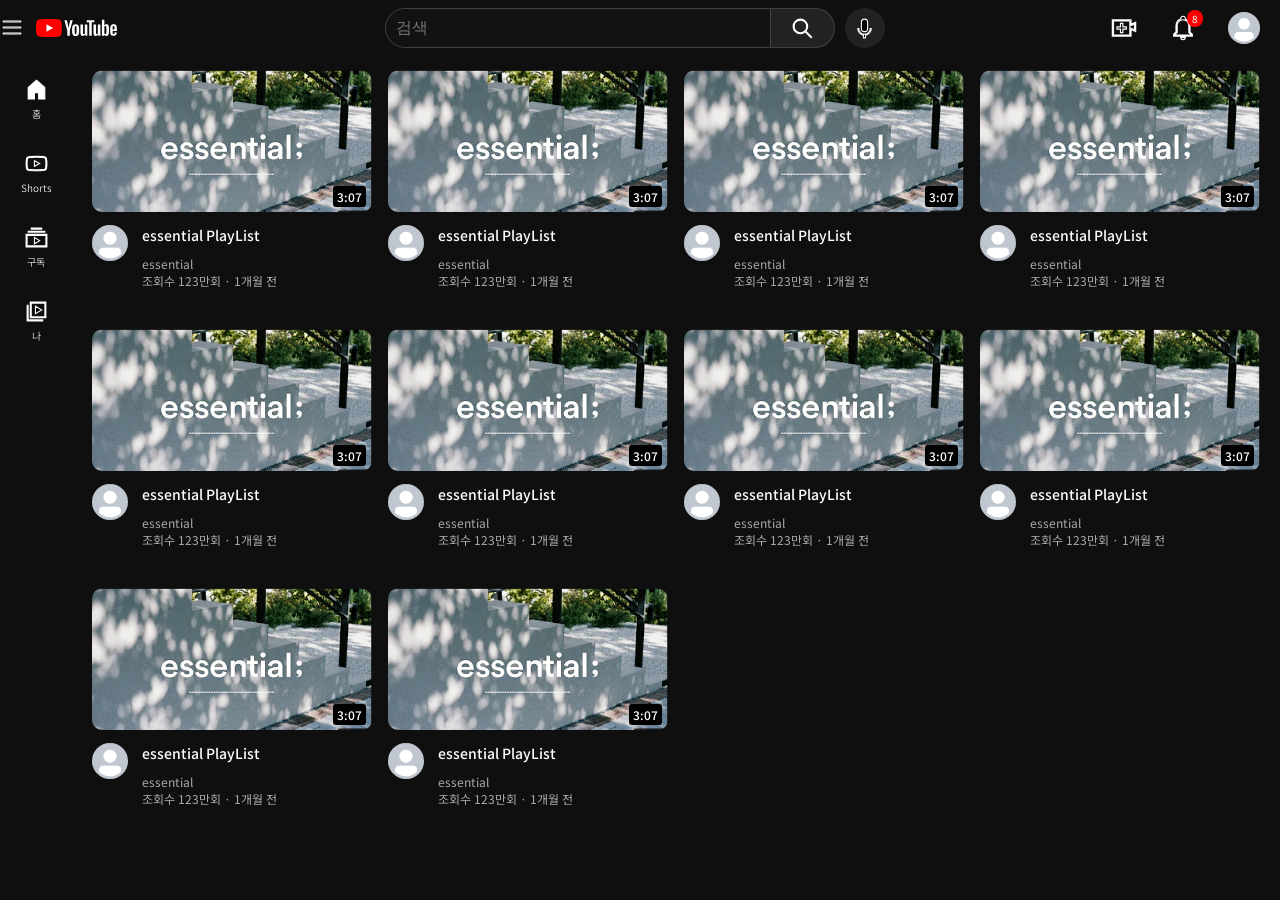
<file: 실습/실습1(youtube)/index.html>
<!DOCTYPE html>
<html lang="en">
<head>
    <meta charset="UTF-8">
    <meta name="viewport" content="width=device-width, initial-scale=1.0">
    <title>youtube</title>

    <link rel="stylesheet" href="./style/index.css">
    <link rel="stylesheet" href="./style/header.css">
    <link rel="stylesheet" href="./style/sidebar.css">
    <link rel="stylesheet" href="./style/video.css">

    <!--구글 폰트 notosans-->
    <link rel="preconnect" href="https://fonts.googleapis.com">
    <link rel="preconnect" href="https://fonts.gstatic.com" crossorigin>
    <link href="https://fonts.googleapis.com/css2?family=Noto+Sans+KR:wght@100..900&display=swap" rel="stylesheet">


</head>
<body>
    <header class="header">
        <div class="left-section">
            <!--목록버튼, 유튜브 로고-->
            <img class="hamburger-menu" src="assets/icons/hamburger-menu.svg" alt="메뉴버튼">
            <img class="youtube-logo" src="assets/icons/youtube-logo.svg" alt="유튜브로고">
        </div>
        <div class="middle-section">
            <!--검색, 음성검색-->
            <input class="search-bar" type="text" placeholder="검색">
            <button class="search-button">
                <img src="assets/icons/search.svg" alt="검색버튼">
                <div class="tooltip">검색</div>
            </button>
            <button class="voice-search-button">
                <img src="assets/icons/voice-search-icon.svg" alt="음성인식버튼">
                <div class="tooltip">음성으로 검색</div>
            </button>
        </div>
        <div class="right-section">
            <div class="upload-icon-container">
                <img src="assets/icons/upload.svg" alt="업로드버튼">
                <div class="tooltip">만들기</div>
            </div>
            <div class="notifications-icon-container">
                <img src="assets/icons/notifications.svg" alt="알림버튼">
                <div class="tooltip">알림</div>
                <div class="notifications-count">8</div>
            </div>
            <img class="current-user-picture" src="assets/images/avatars/avatar-1.png" alt="유저프로필사진">
        </div>
    </header>

    <nav class="sidebar">
        <div class="sidebar-link">
            <img src="assets/icons/home.svg" alt="홈버튼">
            <div>홈</div>
        </div>
        <div class="sidebar-link">
            <img src="assets/icons/originals.svg" alt="쇼츠버튼">
            <div>Shorts</div>
        </div>
        <div class="sidebar-link">
            <img src="assets/icons/subscriptions.svg" alt="구독버튼">
            <div>구독</div>
        </div>
        <div class="sidebar-link">
            <img src="assets/icons/library.svg" alt="벤자민버튼">
            <div>나</div>
        </div>
    </nav>

    <main>
        <section class="video-grid">
            <div class="video-priview">
                <div class="thumbnail-row">
                    <img class="thumbnail" src="assets/images/thumbnails/essentialThumbnail.PNG" alt="essential">
                    <div class="video-time">
                        3:07
                    </div>
                </div>
                <div class="video-info-grid">
                    <div class="channel-picture">
                        <img src="./assets/images/avatars/avatar-1.png" alt="채널프로필사진">
                    </div>
                    <div class="video-info">
                        <p class="video-title">
                            essential PlayList
                        </p>
                        <p class="video-author">
                            essential
                        </p>
                        <p class="video-state">
                            조회수 123만회 &#183; 1개월 전
                        </p>
                    </div>
                </div>
            </div>
            <div class="video-priview">
                <div class="thumbnail-row">
                    <img class="thumbnail" src="assets/images/thumbnails/essentialThumbnail.PNG" alt="essential">
                    <div class="video-time">
                        3:07
                    </div>
                </div>
                <div class="video-info-grid">
                    <div class="channel-picture">
                        <img src="./assets/images/avatars/avatar-1.png" alt="채널프로필사진">
                    </div>
                    <div class="video-info">
                        <p class="video-title">
                            essential PlayList
                        </p>
                        <p class="video-author">
                            essential
                        </p>
                        <p class="video-state">
                            조회수 123만회 &#183; 1개월 전
                        </p>
                    </div>
                </div>
            </div>
            <div class="video-priview">
                <div class="thumbnail-row">
                    <img class="thumbnail" src="assets/images/thumbnails/essentialThumbnail.PNG" alt="essential">
                    <div class="video-time">
                        3:07
                    </div>
                </div>
                <div class="video-info-grid">
                    <div class="channel-picture">
                        <img src="./assets/images/avatars/avatar-1.png" alt="채널프로필사진">
                    </div>
                    <div class="video-info">
                        <p class="video-title">
                            essential PlayList
                        </p>
                        <p class="video-author">
                            essential
                        </p>
                        <p class="video-state">
                            조회수 123만회 &#183; 1개월 전
                        </p>
                    </div>
                </div>
            </div>
            <div class="video-priview">
                <div class="thumbnail-row">
                    <img class="thumbnail" src="assets/images/thumbnails/essentialThumbnail.PNG" alt="essential">
                    <div class="video-time">
                        3:07
                    </div>
                </div>
                <div class="video-info-grid">
                    <div class="channel-picture">
                        <img src="./assets/images/avatars/avatar-1.png" alt="채널프로필사진">
                    </div>
                    <div class="video-info">
                        <p class="video-title">
                            essential PlayList
                        </p>
                        <p class="video-author">
                            essential
                        </p>
                        <p class="video-state">
                            조회수 123만회 &#183; 1개월 전
                        </p>
                    </div>
                </div>
            </div>
            <div class="video-priview">
                <div class="thumbnail-row">
                    <img class="thumbnail" src="assets/images/thumbnails/essentialThumbnail.PNG" alt="essential">
                    <div class="video-time">
                        3:07
                    </div>
                </div>
                <div class="video-info-grid">
                    <div class="channel-picture">
                        <img src="./assets/images/avatars/avatar-1.png" alt="채널프로필사진">
                    </div>
                    <div class="video-info">
                        <p class="video-title">
                            essential PlayList
                        </p>
                        <p class="video-author">
                            essential
                        </p>
                        <p class="video-state">
                            조회수 123만회 &#183; 1개월 전
                        </p>
                    </div>
                </div>
            </div>
            <div class="video-priview">
                <div class="thumbnail-row">
                    <img class="thumbnail" src="assets/images/thumbnails/essentialThumbnail.PNG" alt="essential">
                    <div class="video-time">
                        3:07
                    </div>
                </div>
                <div class="video-info-grid">
                    <div class="channel-picture">
                        <img src="./assets/images/avatars/avatar-1.png" alt="채널프로필사진">
                    </div>
                    <div class="video-info">
                        <p class="video-title">
                            essential PlayList
                        </p>
                        <p class="video-author">
                            essential
                        </p>
                        <p class="video-state">
                            조회수 123만회 &#183; 1개월 전
                        </p>
                    </div>
                </div>
            </div>
            <div class="video-priview">
                <div class="thumbnail-row">
                    <img class="thumbnail" src="assets/images/thumbnails/essentialThumbnail.PNG" alt="essential">
                    <div class="video-time">
                        3:07
                    </div>
                </div>
                <div class="video-info-grid">
                    <div class="channel-picture">
                        <img src="./assets/images/avatars/avatar-1.png" alt="채널프로필사진">
                    </div>
                    <div class="video-info">
                        <p class="video-title">
                            essential PlayList
                        </p>
                        <p class="video-author">
                            essential
                        </p>
                        <p class="video-state">
                            조회수 123만회 &#183; 1개월 전
                        </p>
                    </div>
                </div>
            </div>
            <div class="video-priview">
                <div class="thumbnail-row">
                    <img class="thumbnail" src="assets/images/thumbnails/essentialThumbnail.PNG" alt="essential">
                    <div class="video-time">
                        3:07
                    </div>
                </div>
                <div class="video-info-grid">
                    <div class="channel-picture">
                        <img src="./assets/images/avatars/avatar-1.png" alt="채널프로필사진">
                    </div>
                    <div class="video-info">
                        <p class="video-title">
                            essential PlayList
                        </p>
                        <p class="video-author">
                            essential
                        </p>
                        <p class="video-state">
                            조회수 123만회 &#183; 1개월 전
                        </p>
                    </div>
                </div>
            </div>
            <div class="video-priview">
                <div class="thumbnail-row">
                    <img class="thumbnail" src="assets/images/thumbnails/essentialThumbnail.PNG" alt="essential">
                    <div class="video-time">
                        3:07
                    </div>
                </div>
                <div class="video-info-grid">
                    <div class="channel-picture">
                        <img src="./assets/images/avatars/avatar-1.png" alt="채널프로필사진">
                    </div>
                    <div class="video-info">
                        <p class="video-title">
                            essential PlayList
                        </p>
                        <p class="video-author">
                            essential
                        </p>
                        <p class="video-state">
                            조회수 123만회 &#183; 1개월 전
                        </p>
                    </div>
                </div>
            </div>
            <div class="video-priview">
                <div class="thumbnail-row">
                    <img class="thumbnail" src="assets/images/thumbnails/essentialThumbnail.PNG" alt="essential">
                    <div class="video-time">
                        3:07
                    </div>
                </div>
                <div class="video-info-grid">
                    <div class="channel-picture">
                        <img src="./assets/images/avatars/avatar-1.png" alt="채널프로필사진">
                    </div>
                    <div class="video-info">
                        <p class="video-title">
                            essential PlayList
                        </p>
                        <p class="video-author">
                            essential
                        </p>
                        <p class="video-state">
                            조회수 123만회 &#183; 1개월 전
                        </p>
                    </div>
                </div>
            </div>
        </section>
    </main>
</body>
</html>
</file>
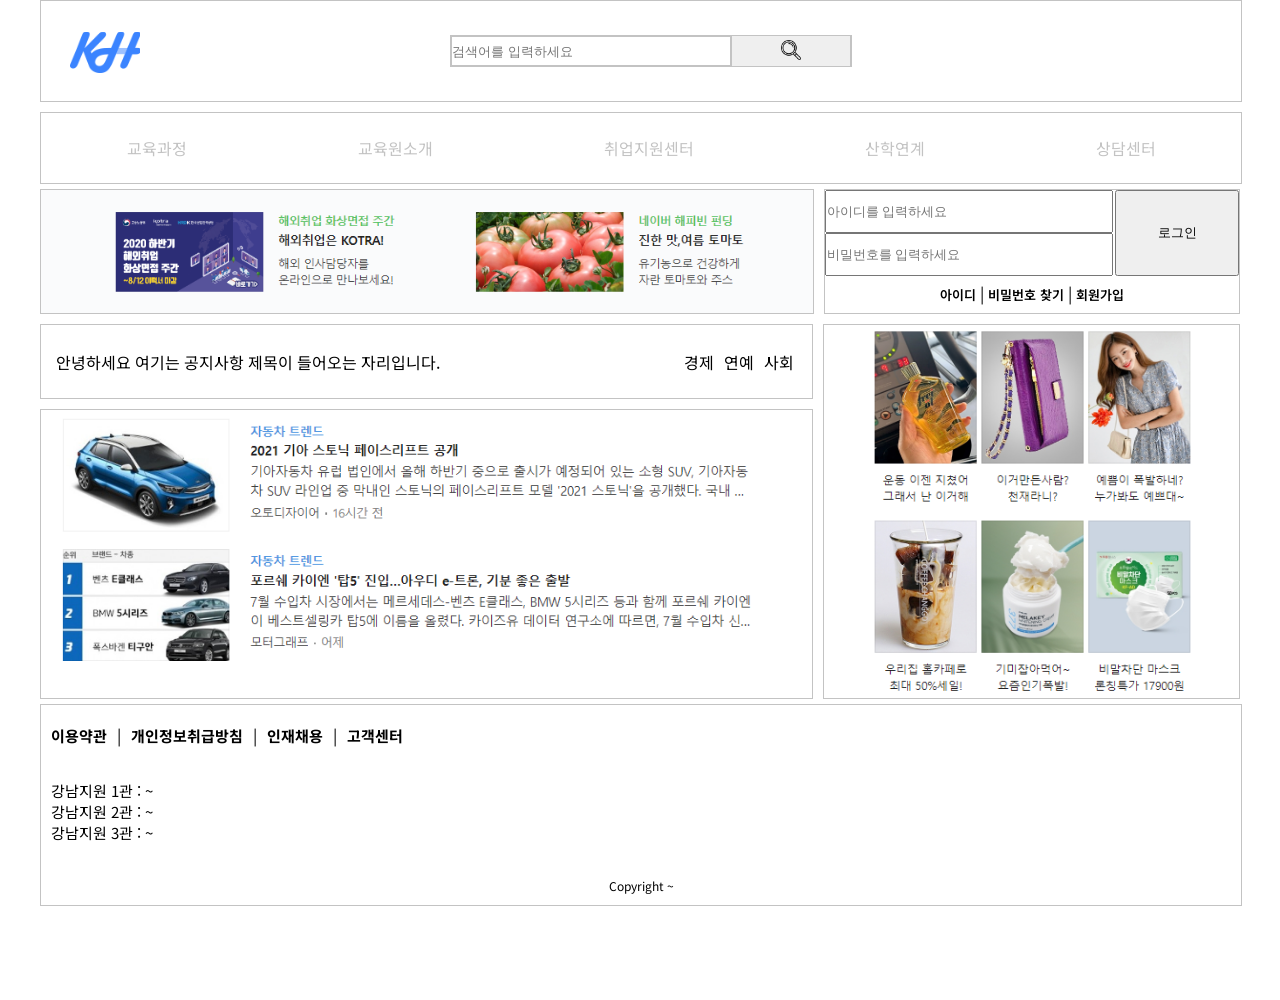
<file: 실습/실습2(kh)/index.html>
<!DOCTYPE html>
<html lang="ko">
<head>
    <meta charset="UTF-8">
    <meta name="viewport" content="width=device-width, initial-scale=1.0">
    <title>실습문제2</title>

    <link rel="stylesheet" href="./style/body.css">
    <link rel="stylesheet" href="./style/header.css">
    <link rel="stylesheet" href="./style/navi.css">
    <link rel="stylesheet" href="./style/content.css">
    <link rel="stylesheet" href="./style/footer.css">

    <!--구글 폰트 notosans-->
    <link rel="preconnect" href="https://fonts.googleapis.com">
    <link rel="preconnect" href="https://fonts.gstatic.com" crossorigin>
    <link href="https://fonts.googleapis.com/css2?family=Noto+Sans+KR:wght@100..900&display=swap" rel="stylesheet">

</head>
<body>
    <header>
        <div class="left-section">
            <img src="./assets/icon/logo.PNG" alt="kh로고">
        </div>
        <div class="middle-section">
            <form action="" class="search-bar">
                <input class="search-bar" type="text" placeholder="검색어를 입력하세요">
                <button class="search-button">
                    <img src="./assets/icon/search.png" alt="검색버튼">
                </button>
            </form>
        </div>
        <div class="right-section"></div>
    </header>
    <nav class="navigation">
        <ul class="navi">
            <li><a href="">교육과정</a></li>
            <li><a href="">교육원소개</a></li>
            <li><a href="">취업지원센터</a></li>
            <li><a href="">산학연계</a></li>
            <li><a href="">상담센터</a></li>
        </ul>
    </nav>
    <main class="content">
        <div class="top-section">
            <div class="content-advertise">
                <img src="./assets/image/banner.PNG" alt="광고배너사진">
            </div>
            <div class="login-form">
                <div class="login-form-input">
                    <div class="login-form-input-id_pwd">
                        <input type="text" placeholder="아이디를 입력하세요">
                        <input type="password" placeholder="비밀번호를 입력하세요">
                    </div>
                    <div class="login-form-input-button">
                        <input type="submit" value="로그인">
                    </div>
                </div>
                <div class="login-form-etc">
                    <a href="">아이디</a> |
                    <a href="">비밀번호 찾기</a> |
                    <a href="">회원가입</a>
                </div>
            </div>
        </div>
        <div class="bottom-section">
            <div class="content-bottom-left-section">
                <div class="content-bottom-left-top-section">
                    <p class="announcement">
                        안녕하세요 여기는 공지사항 제목이 들어오는 자리입니다.
                    </p>
                    <div class="announcement-category">
                        <a href="">경제</a>
                        <a href="">연예</a>
                        <a href="">사회</a>
                    </div>
                </div>
                <div class="content-bottom-left-bottom-section">
                    <img src="./assets/image/car.PNG" alt="자동차게시글">
                </div>
            </div>
            <div class="content-bottom-right-section">
                    <img src="./assets/image/shopping.PNG" alt="쇼핑게시글">
            </div>
        </div>
    </main>
    <footer>
        <div class="footer_1">
            <a href="">이용약관</a> |
            <a href="">개인정보취급방침</a> |
            <a href="">인재채용</a> |
            <a href="">고객센터</a> 
        </div>
        <div class="footer_2">
            <p>
            강남지원 1관 : ~ <br>
            강남지원 2관 : ~ <br>
            강남지원 3관 : ~ <br>
            </p>
        </div>
        <div class="footer_3">
            <p>Copyright ~</p>
        </div>
    </footer>
</body>
</html>
</file>
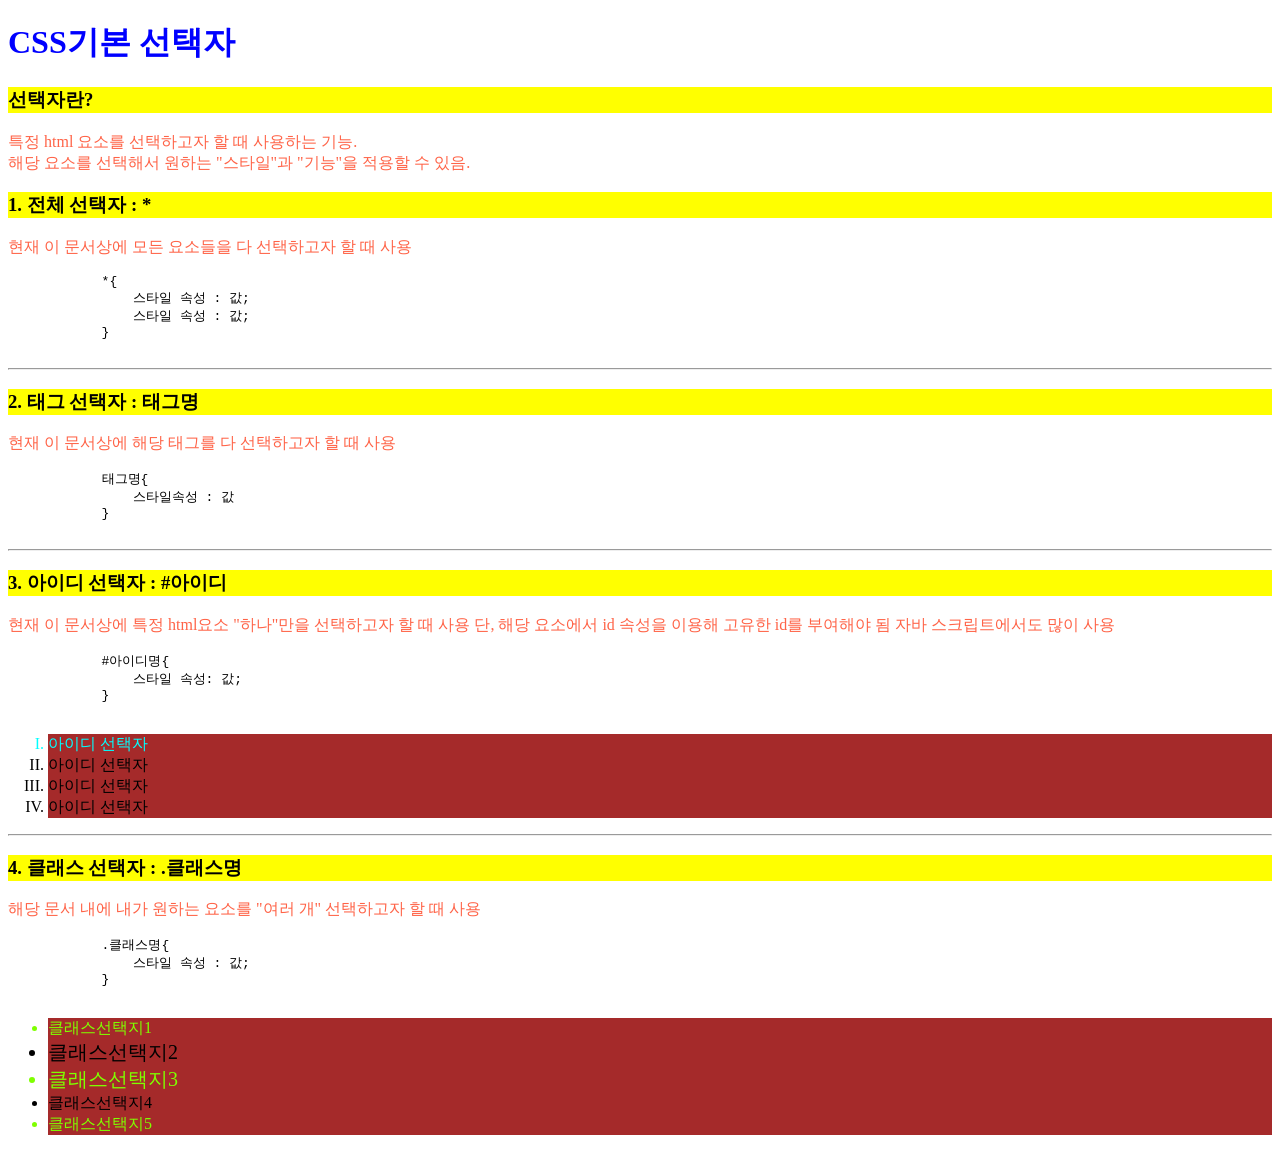
<file: 01_기본선택자.html>
<!DOCTYPE html>
<html lang="ko">
    <head>
        <meta charset="UTF-8">
        <meta name="viewport" content="width=device-width, initial-scale=1.0">
        <title>기본선택자</title>
        <style>
            /*css 영역   cf. 주석방식도 달라짐*/
            /*스타일을 기술할 수 있는 영역*/
            /* *{
                color: red;
            } */
            h3{
                background: yellow;
            }
            p{
                color: tomato;
            }
            li{
                background-color: brown;
            }
            #id1{
                color: aqua;
            }
            .class1{
                color: chartreuse;
            }
            .class2{
                font-size: 20px;
            }
        </style>
        <!-- 내부 스타일 방식 : 현재 이 문서에 적용시키고자 하는 스타일 정보들을 <style> 태그 내에 기입하는 방식
                              이 html 문서 내에 스타일 정보를 같이 기술하는 방식    
        -->
    </head>
    <body>
        <h1 style="color: blue;">CSS기본 선택자</h1>
        <!--
            인라인 스타일 방식
                : 스타일을 부여하고자 하는 요소 내에 style 속성을 이용해 바로 기입하는 방식
                  우선순위가 가장 높음.
        -->

        <h3>선택자란?</h3>
        <p>특정 html 요소를 선택하고자 할 때 사용하는 기능.<br>
            해당 요소를 선택해서 원하는 "스타일"과 "기능"을 적용할 수 있음. <br>
        </p>
        
        <h3>1. 전체 선택자 : *</h3>
        <p>현재 이 문서상에 모든 요소들을 다 선택하고자 할 때 사용</p>
        <pre>
            *{
                스타일 속성 : 값;
                스타일 속성 : 값;
            }
        </pre>

        <hr>

        <h3>2. 태그 선택자 : 태그명</h3>
        <p>현재 이 문서상에 해당 태그를 다 선택하고자 할 때 사용</p>
        <pre>
            태그명{
                스타일속성 : 값
            }
        </pre>

        <hr>

        <h3>3. 아이디 선택자 : #아이디</h3>
        <p>
            현재 이 문서상에 특정 html요소 "하나"만을 선택하고자 할 때 사용
            단, 해당 요소에서 id 속성을 이용해 고유한 id를 부여해야 됨
            자바 스크립트에서도 많이 사용
        </p>
        <pre>
            #아이디명{
                스타일 속성: 값;
            }
        </pre>

        <ol type="I">
            <li id="id1">아이디 선택자</li>
            <li>아이디 선택자</li>
            <li>아이디 선택자</li>
            <li>아이디 선택자</li>
        </ol>

        <hr>

        <h3>4. 클래스 선택자 : .클래스명</h3>
        <p>
            해당 문서 내에 내가 원하는 요소를 "여러 개" 선택하고자 할 때 사용
        </p>
        <pre>
            .클래스명{
                스타일 속성 : 값;
            }
        </pre>

        <ul>
            <li class="class1">클래스선택지1</li>
            <li class="class2">클래스선택지2</li>
            <li class="class1 class2">클래스선택지3</li>
            <li>클래스선택지4</li>
            <li class="class1">클래스선택지5</li>
        </ul>

        <!--
            모든 태그 내에 공통적으로 쓸 수 있는 속성 : id class
        
            id : 현재 문서 내에 "고유"한 값으로 "하나"만을 작성
            class : 현재 문서 내에 "중복"된 값으로 작성 가능, "여러개 작성 가능"

        -->
    </body>
</html>
</file>
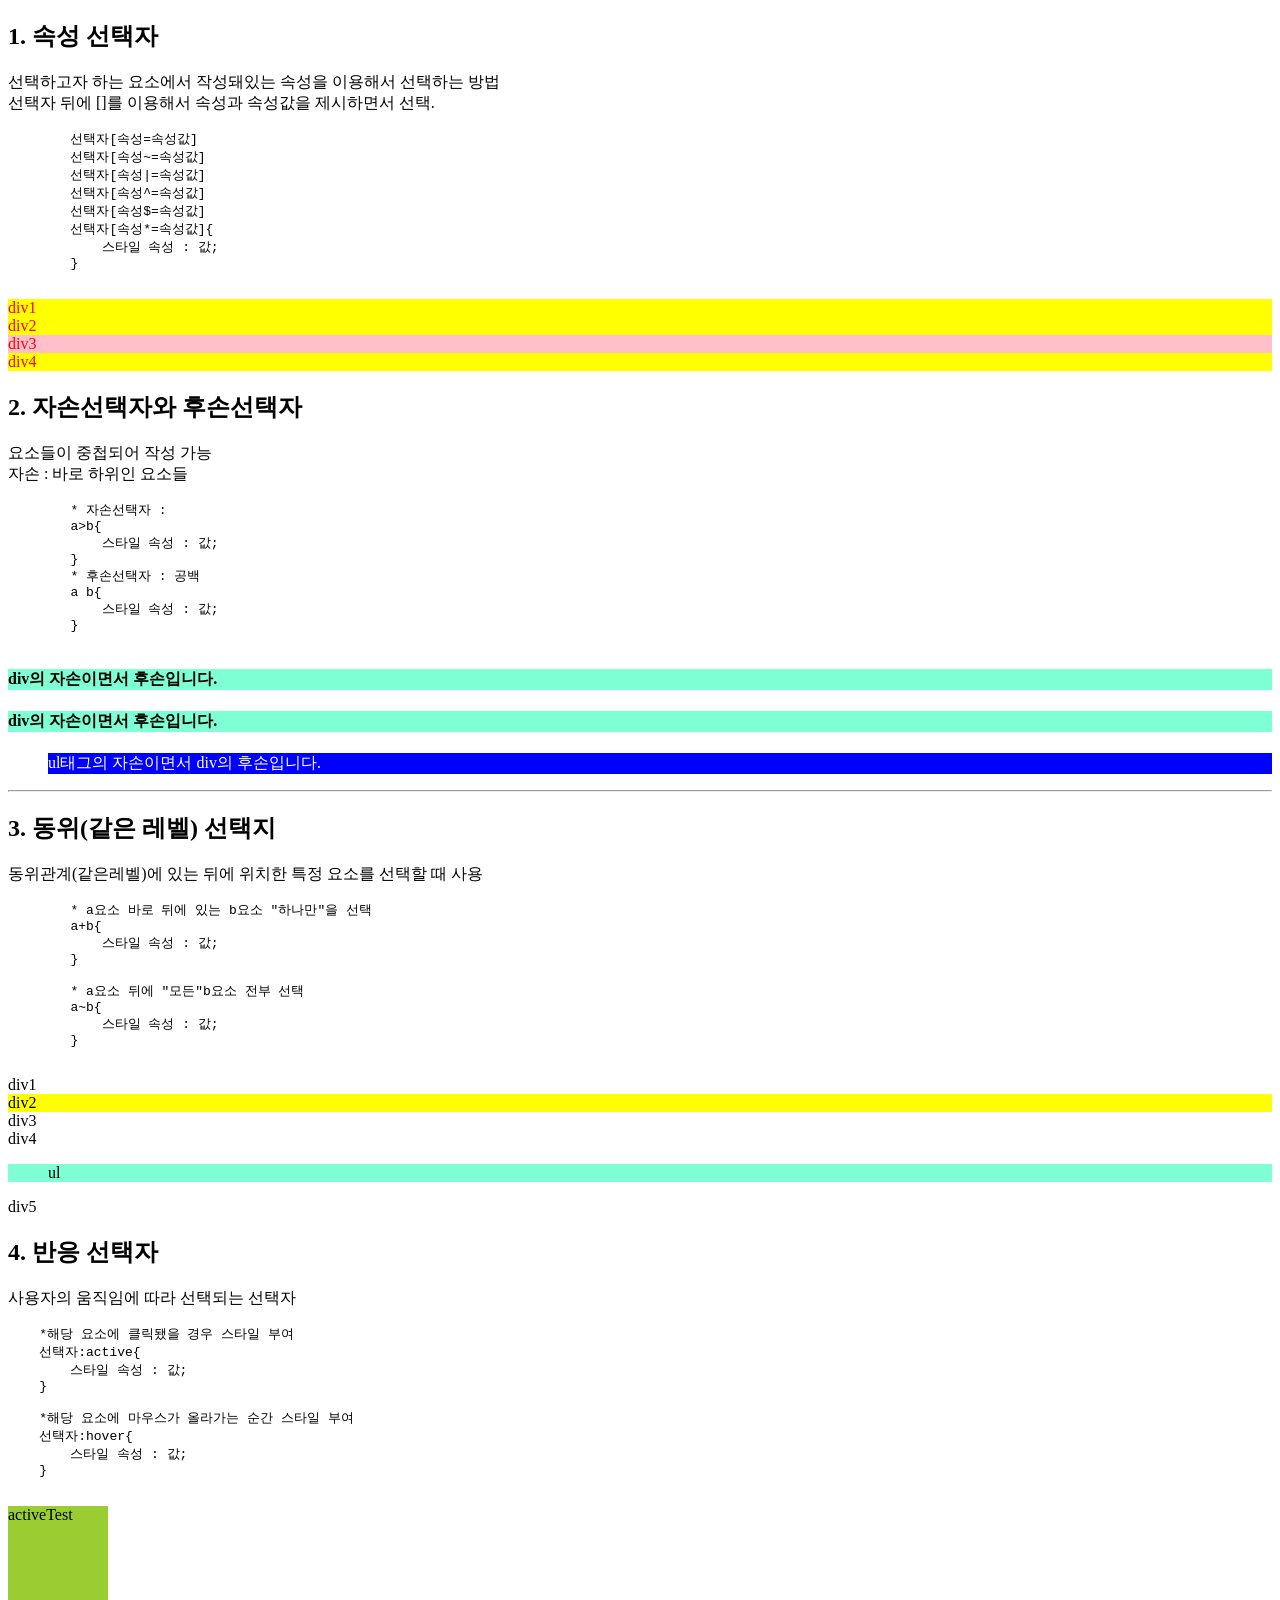
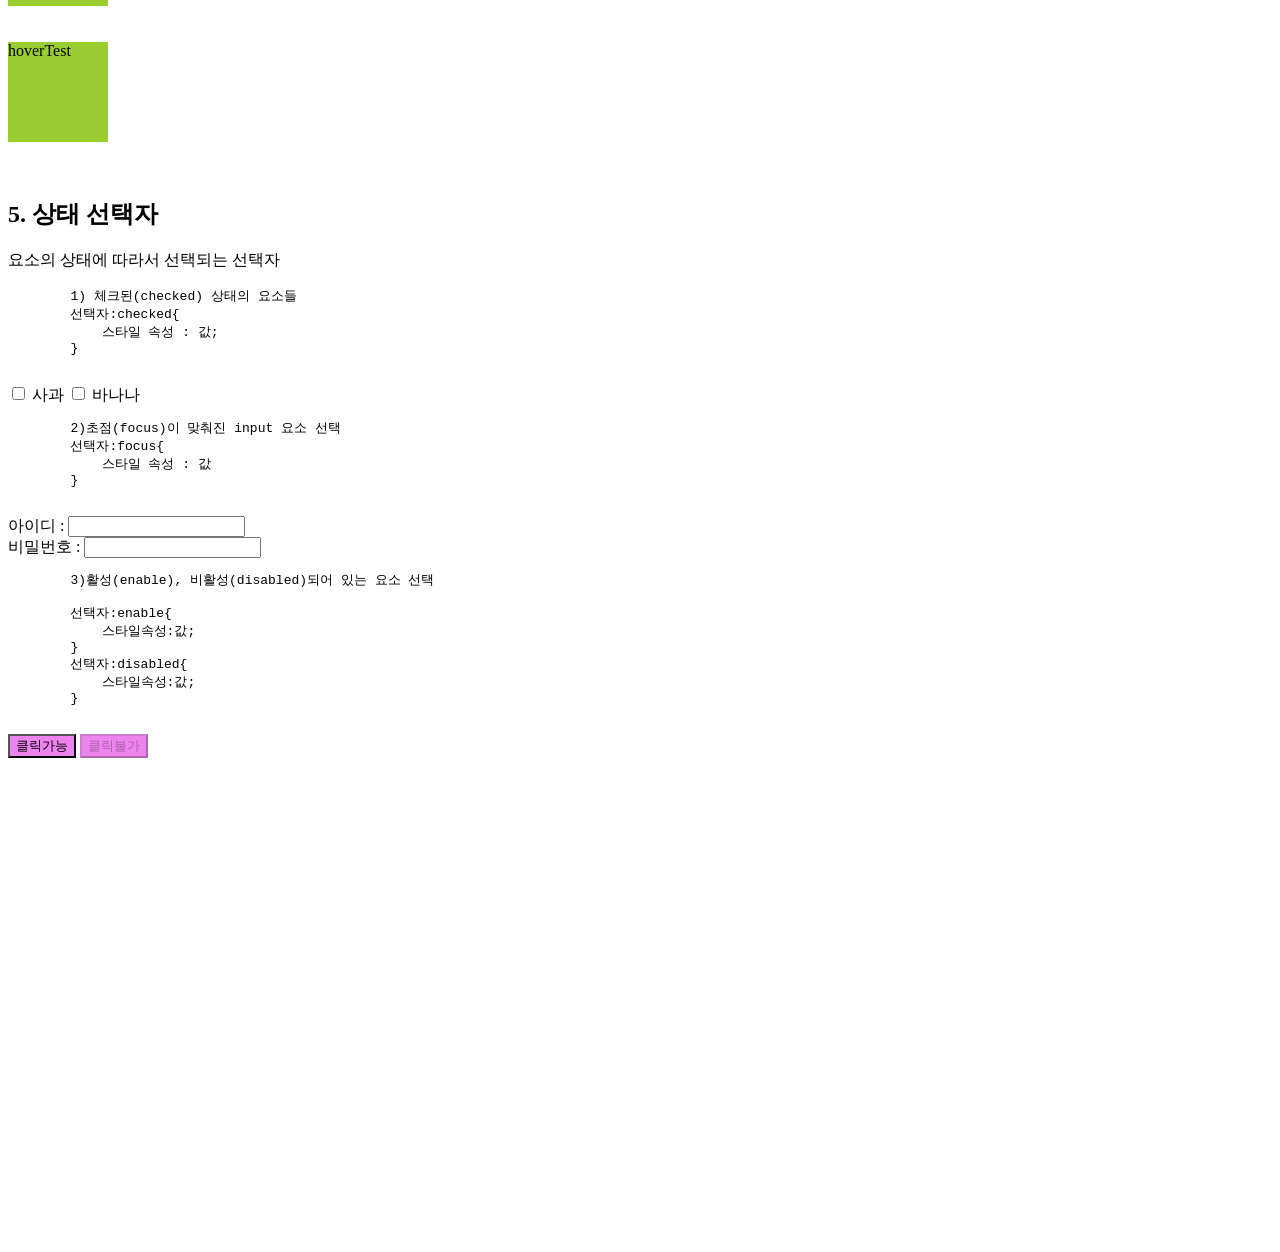
<file: 02_기타선택자.html>
<!DOCTYPE html>
<html lang="ko">
<head>
    <meta charset="UTF-8">
    <meta name="viewport" content="width=d, initial-scale=1.0">
    <title>기타선택자</title>
    <link rel="stylesheet" href="resources/CSS/css02.css">
    <!--
        외부 스타일 방식
            : 스타일 정보만을 따로 기술하는 .css 외부문서를 만들고
              link 태그를 통해서 연결시켜주는 방식
    -->
</head>
<body>
    <h2>1. 속성 선택자</h2>
    <p>
        선택하고자 하는 요소에서 작성돼있는 속성을 이용해서 선택하는 방법 <br>
        선택자 뒤에 []를 이용해서 속성과 속성값을 제시하면서 선택. 
    </p>
    <pre>
        선택자[속성=속성값]
        선택자[속성~=속성값]
        선택자[속성|=속성값]
        선택자[속성^=속성값]
        선택자[속성$=속성값]
        선택자[속성*=속성값]{
            스타일 속성 : 값;
        }
    </pre>

    <div class="div-class" name="name1">div1</div>
    <div class="div-class" name="name2">div2</div>
    <div class="div-class" name="name3">div3</div>
    <div class="class-div" name="name4">div4</div>

    <h2>2. 자손선택자와 후손선택자</h2>
    <p>
        요소들이 중첩되어 작성 가능<br>
        자손 : 바로 하위인 요소들
    </p>
    <pre>
        * 자손선택자 : 
        a>b{
            스타일 속성 : 값;
        }
        * 후손선택자 : 공백
        a b{
            스타일 속성 : 값;
        }
    </pre>

    <div id="test1">
        <h4>div의 자손이면서 후손입니다.</h4>
        <h4>div의 자손이면서 후손입니다.</h4>
        <ul>
            <li>ul태그의 자손이면서 div의 후손입니다.</li>
        </ul>
    </div>

    <hr>

    <h2>3. 동위(같은 레벨) 선택지</h2>
    <p> 동위관계(같은레벨)에 있는 뒤에 위치한 특정 요소를 선택할 때 사용</p>
    <pre>
        * a요소 바로 뒤에 있는 b요소 "하나만"을 선택
        a+b{
            스타일 속성 : 값;
        }

        * a요소 뒤에 "모든"b요소 전부 선택
        a~b{
            스타일 속성 : 값;
        }
    </pre>

    <div id="test2">div1</div>
    <div>div2</div>
    <div>div3</div>
    <div>div4</div>
    <ul>ul</ul>
    <div>div5</div>

    <h2>4. 반응 선택자</h2>
    <p>사용자의 움직임에 따라 선택되는 선택자</p>
    <pre>
    *해당 요소에 클릭됐을 경우 스타일 부여
    선택자:active{
        스타일 속성 : 값;
    }

    *해당 요소에 마우스가 올라가는 순간 스타일 부여
    선택자:hover{
        스타일 속성 : 값;
    }
    </pre>

    <div id="active-test" class="area">activeTest</div>
    <br><br>
    <div id="hover-test" class="area">hoverTest</div>
    <br><br>

    <h2> 5. 상태 선택자</h2>
    <p>요소의 상태에 따라서 선택되는 선택자</p>
    <pre>
        1) 체크된(checked) 상태의 요소들
        선택자:checked{
            스타일 속성 : 값;
        }
    </pre>

    <input type="checkbox" id="apple">
    <label for="apple">사과</label>
    
    <input type="checkbox" id="banana">
    <label for="banana">바나나</label>

    <pre>
        2)초점(focus)이 맞춰진 input 요소 선택
        선택자:focus{
            스타일 속성 : 값
        }
    </pre>

    아이디 : 
    <input type="text" name="userID">
    <br>
    비밀번호 : 
    <input type="password" name="userPwd">

    <pre>
        3)활성(enable), 비활성(disabled)되어 있는 요소 선택

        선택자:enable{
            스타일속성:값;
        }
        선택자:disabled{
            스타일속성:값;
        }
    </pre>

    <button>클릭가능</button>
    <button disabled>클릭불가</button>


    <br><br><br><br><br><br><br><br>
    <br><br><br><br><br><br><br><br><br><br><br><br><br><br><br><br><br><br><br><br>
</body>
</html>
</file>
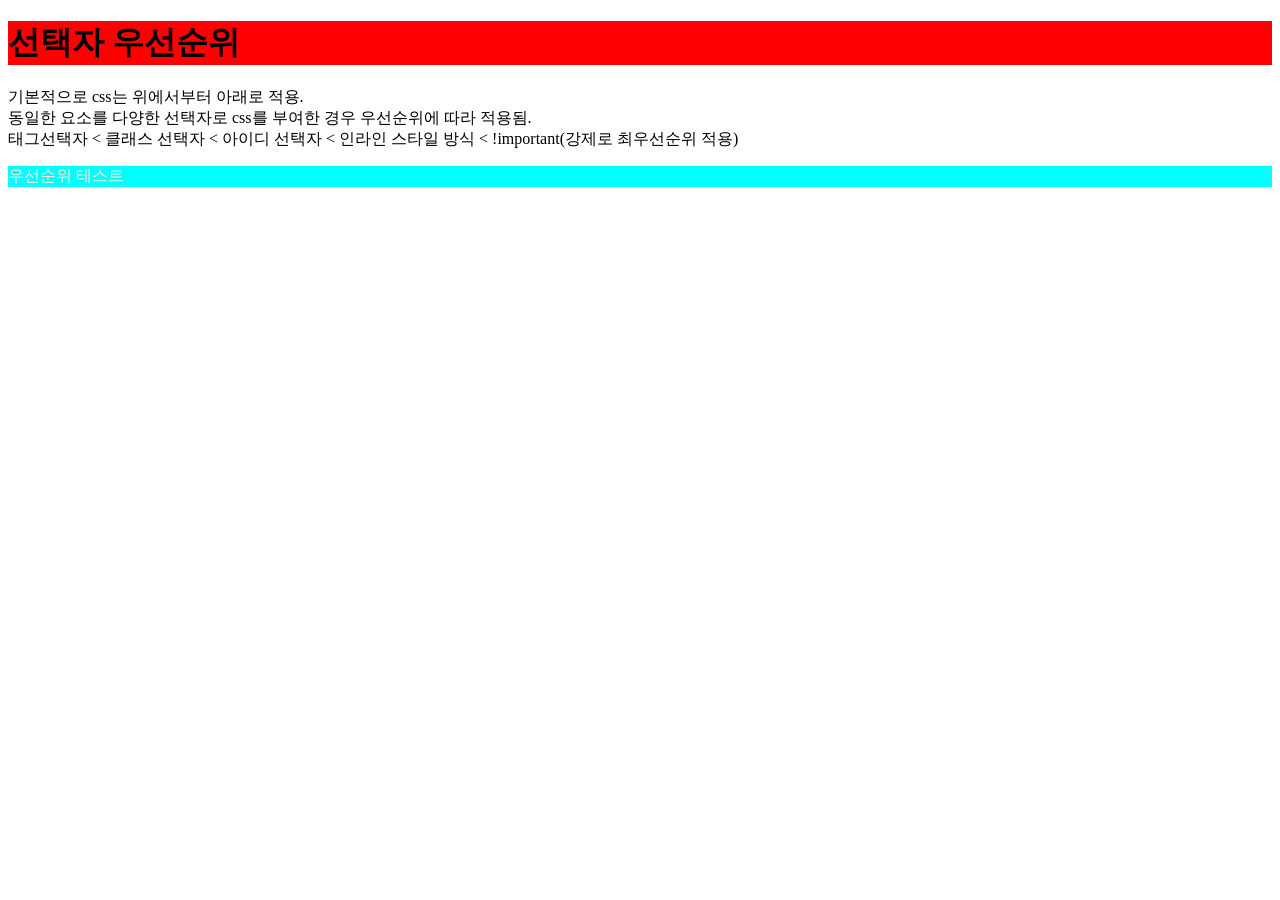
<file: 03_선택자우선순위.html>
<!DOCTYPE html>
<html lang="ko">
<head>
    <meta charset="UTF-8">
    <meta name="viewport" content="width=device-width, initial-scale=1.0">
    <title>선택자우선순위</title>
    <style>
        h1{
            background-color: pink;
        }

        h1{
            background-color: red;
        }

        #id1{
            background-color: pink;
        }

        .class1{
            background-color: yellowgreen;
            color: antiquewhite; /*태그 선택자보다 높은 우선순위이기에 적용됨*/
        } /*아이디 선택자가 더 높은 우선순위이기에 적용x*/
    
        div{
            background-color: aqua !important; /*강제로 최우선순위*/
            color: red;
        }
    </style>
</head>
<body>
    <h1>선택자 우선순위</h1>
    <p>
        기본적으로 css는 위에서부터 아래로 적용. <br>
        동일한 요소를 다양한 선택자로 css를 부여한 경우 우선순위에 따라 적용됨. <br>
        태그선택자 < 클래스 선택자 < 아이디 선택자 < 인라인 스타일 방식 < !important(강제로 최우선순위 적용)
    </p>

    <div id="id1" class="class1" style="background-color: aliceblue;">우선순위 테스트</div>
    <!-- 인라인스타일방식이 높기에 적용됨 -->

</body>
</html>
</file>
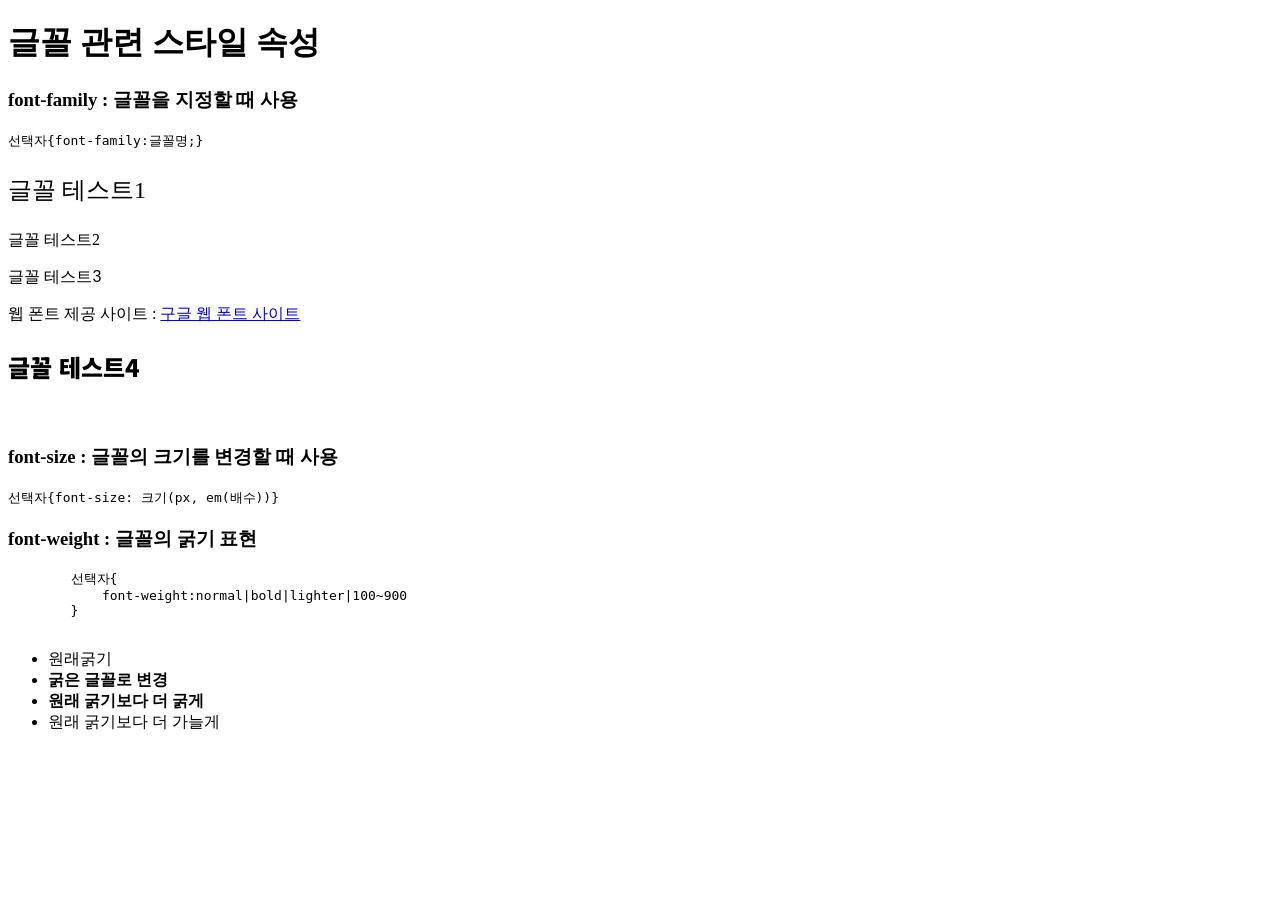
<file: 04_글꼴관련스타일.html>
<!DOCTYPE html>
<html lang="ko">
<head>
    <meta charset="UTF-8">
    <meta name="viewport" content="width=device-width, initial-scale=1.0">
    <title>글꼴관련스타일</title>
    <link rel="preconnect" href="https://fonts.googleapis.com">
<link rel="preconnect" href="https://fonts.gstatic.com" crossorigin>
<link href="https://fonts.googleapis.com/css2?family=Nanum+Gothic+Coding&family=Noto+Sans+KR:wght@100..900&display=swap" rel="stylesheet">
   <style>
        #ff1{font-family: 궁서체;
            font-size: 24px;
        }
        #ff2{font-family: 고딕체;}
        #ff3{font-family:Verdana, Geneva, Tahoma, sans-serif;}

        #ff4 {
            font-family: "Noto Sans KR", sans-serif;
            font-size: 24px;
            font-optical-sizing: auto;
            font-weight: 900;
            font-style: normal;
        }

        #fw1{font-weight: bold;}
        #fw2{font-weight: 900;} /*bolder : 가장 굵게 = 900*/
        #fw3{font-weight: 100;} /*lighter : 가장 얇게 = 100*/


    </style>
</head>
<body>
    <h1>글꼴 관련 스타일 속성</h1>
    <h3>font-family : 글꼴을 지정할 때 사용</h3>
    <pre>선택자{font-family:글꼴명;}</pre>

    <p id="ff1">글꼴 테스트1</p>
    <p id="ff2">글꼴 테스트2</p>
    <p id="ff3">글꼴 테스트3</p>

    <p>
        웹 폰트 제공 사이트 :
        <a href="https://fonts.google.com" target="_blank">구글 웹 폰트 사이트</a>
    </p>

    <p id="ff4">글꼴 테스트4</p>

    <br>
    
    <h3>font-size : 글꼴의 크기를 변경할 때 사용</h3>
    <pre>선택자{font-size: 크기(px, em(배수))}</pre>

    <h3>font-weight : 글꼴의 굵기 표현</h3>
    <pre>
        선택자{
            font-weight:normal|bold|lighter|100~900
        }
    </pre>

    <ul>
        <li>원래굵기</li>
        <li id="fw1">굵은 글꼴로 변경</li>
        <li id="fw2">원래 굵기보다 더 굵게</li>
        <li id="fw3">원래 굵기보다 더 가늘게</li>
    </ul>
</body>
</html>
</file>
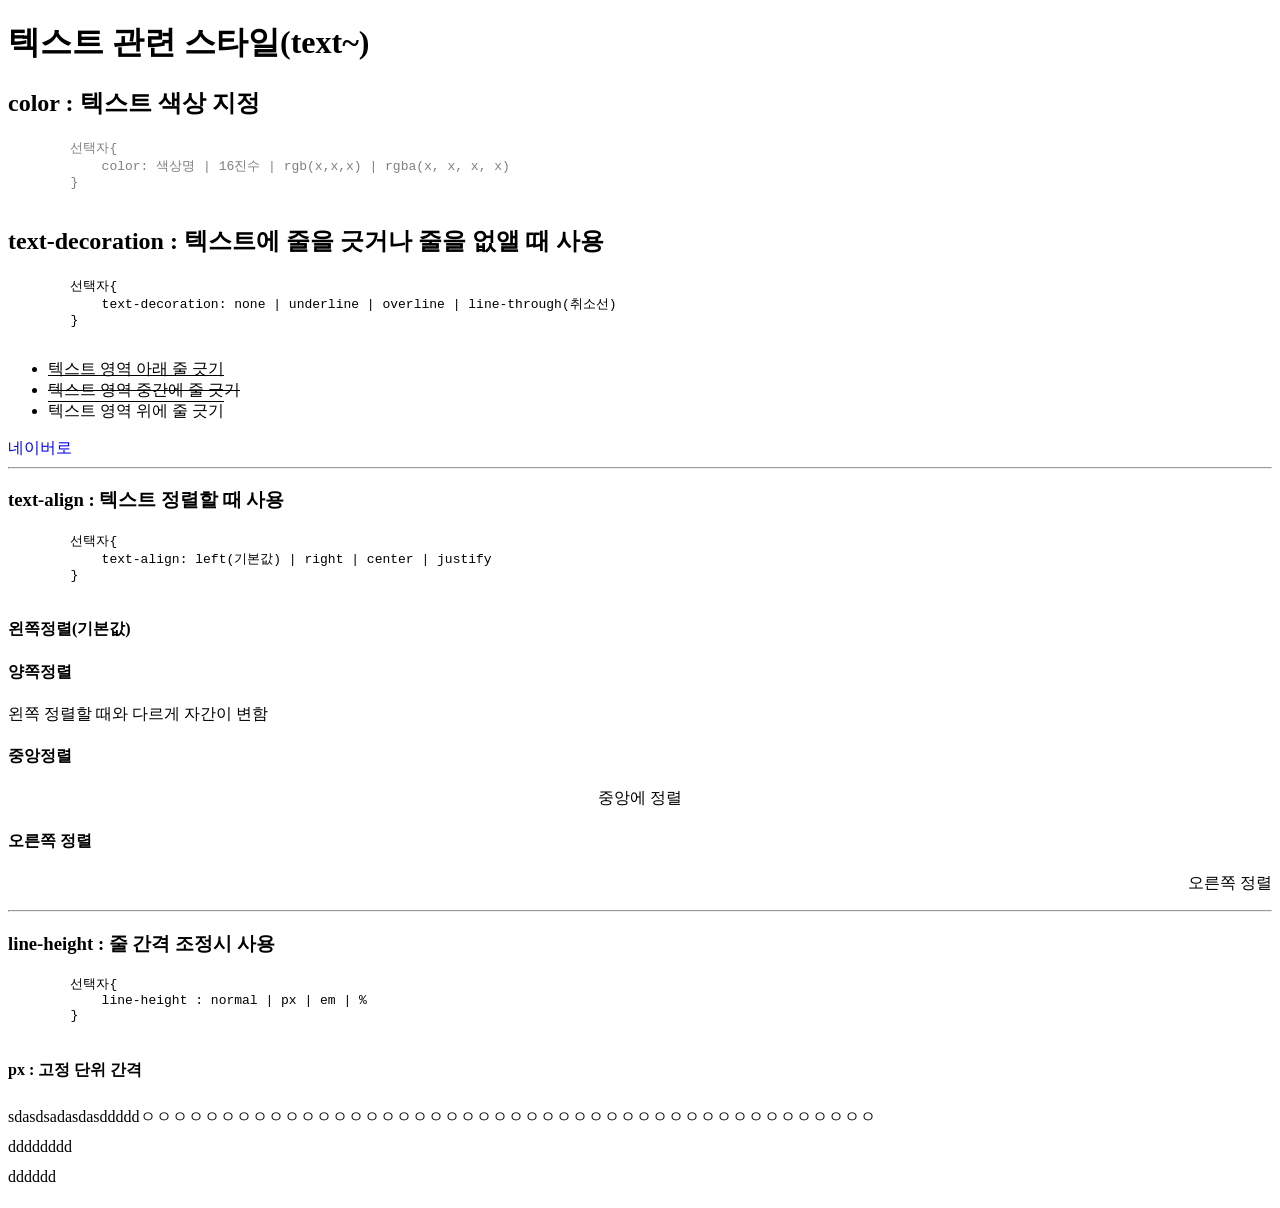
<file: 05_텍스트관련스타일.html>
<!DOCTYPE html>
<html lang="ko">
<head>
    <meta charset="UTF-8">
    <meta name="viewport" content="width=device-width, initial-scale=1.0">
    <title>텍스트관련스타일</title>
    <style>
        #c{
            color: red;
            color: #583030;
            color: rgb(117, 65, 65);
            color: rgba(0, 0, 0, 0.5);
        }

        #td1{text-decoration: underline;}
        #td2{text-decoration: line-through;}
        #td3{text-decoration: overline;}
   
    </style>
</head>
<body>
    <h1>텍스트 관련 스타일(text~)</h1>

    <h2>color : 텍스트 색상 지정</h2>
    <pre id="c">
        선택자{
            color: 색상명 | 16진수 | rgb(x,x,x) | rgba(x, x, x, x)
        }
    </pre>

    <h2>text-decoration : 텍스트에 줄을 긋거나 줄을 없앨 때 사용</h2>
    <pre>
        선택자{
            text-decoration: none | underline | overline | line-through(취소선)
        }
    </pre>

    <ul>
        <li id="td1">텍스트 영역 아래 줄 긋기</li>
        <li id="td2">텍스트 영역 중간에 줄 긋기</li>
        <li id="td3">텍스트 영역 위에 줄 긋기</li>
    </ul>

    <a href="http://www.naver.com" target="_blank" style="text-decoration: none;">네이버로</a>

    <hr>

    <h3>text-align :  텍스트 정렬할 때 사용</h3>
    <pre>
        선택자{
            text-align: left(기본값) | right | center | justify
        }
    </pre>

    <h4>왼쪽정렬(기본값)</h4>

    <h4>양쪽정렬</h4>
    <p style="text-align: justify;">왼쪽 정렬할 때와 다르게 자간이 변함</p>

    <h4>중앙정렬</h4>
    <p  style="text-align: center;">중앙에 정렬</p>

    <h4>오른쪽 정렬</h4>
    <p style="text-align: right;">오른쪽 정렬</p>

    <hr>

    <h3>line-height : 줄 간격 조정시 사용</h3>
    <pre>
        선택자{
            line-height : normal | px | em | %
        }
    </pre>

    <h4>px : 고정 단위 간격</h4>
    <p style="line-height: 30px;">sdasdsadasdasdddddㅇㅇㅇㅇㅇㅇㅇㅇㅇㅇㅇㅇㅇㅇㅇㅇㅇㅇㅇㅇㅇㅇㅇㅇㅇㅇㅇㅇㅇㅇㅇㅇㅇㅇㅇㅇㅇㅇㅇㅇㅇㅇㅇㅇㅇㅇ <br> dddddddd <br> dddddd
    </p>

</body>
</html>
</file>
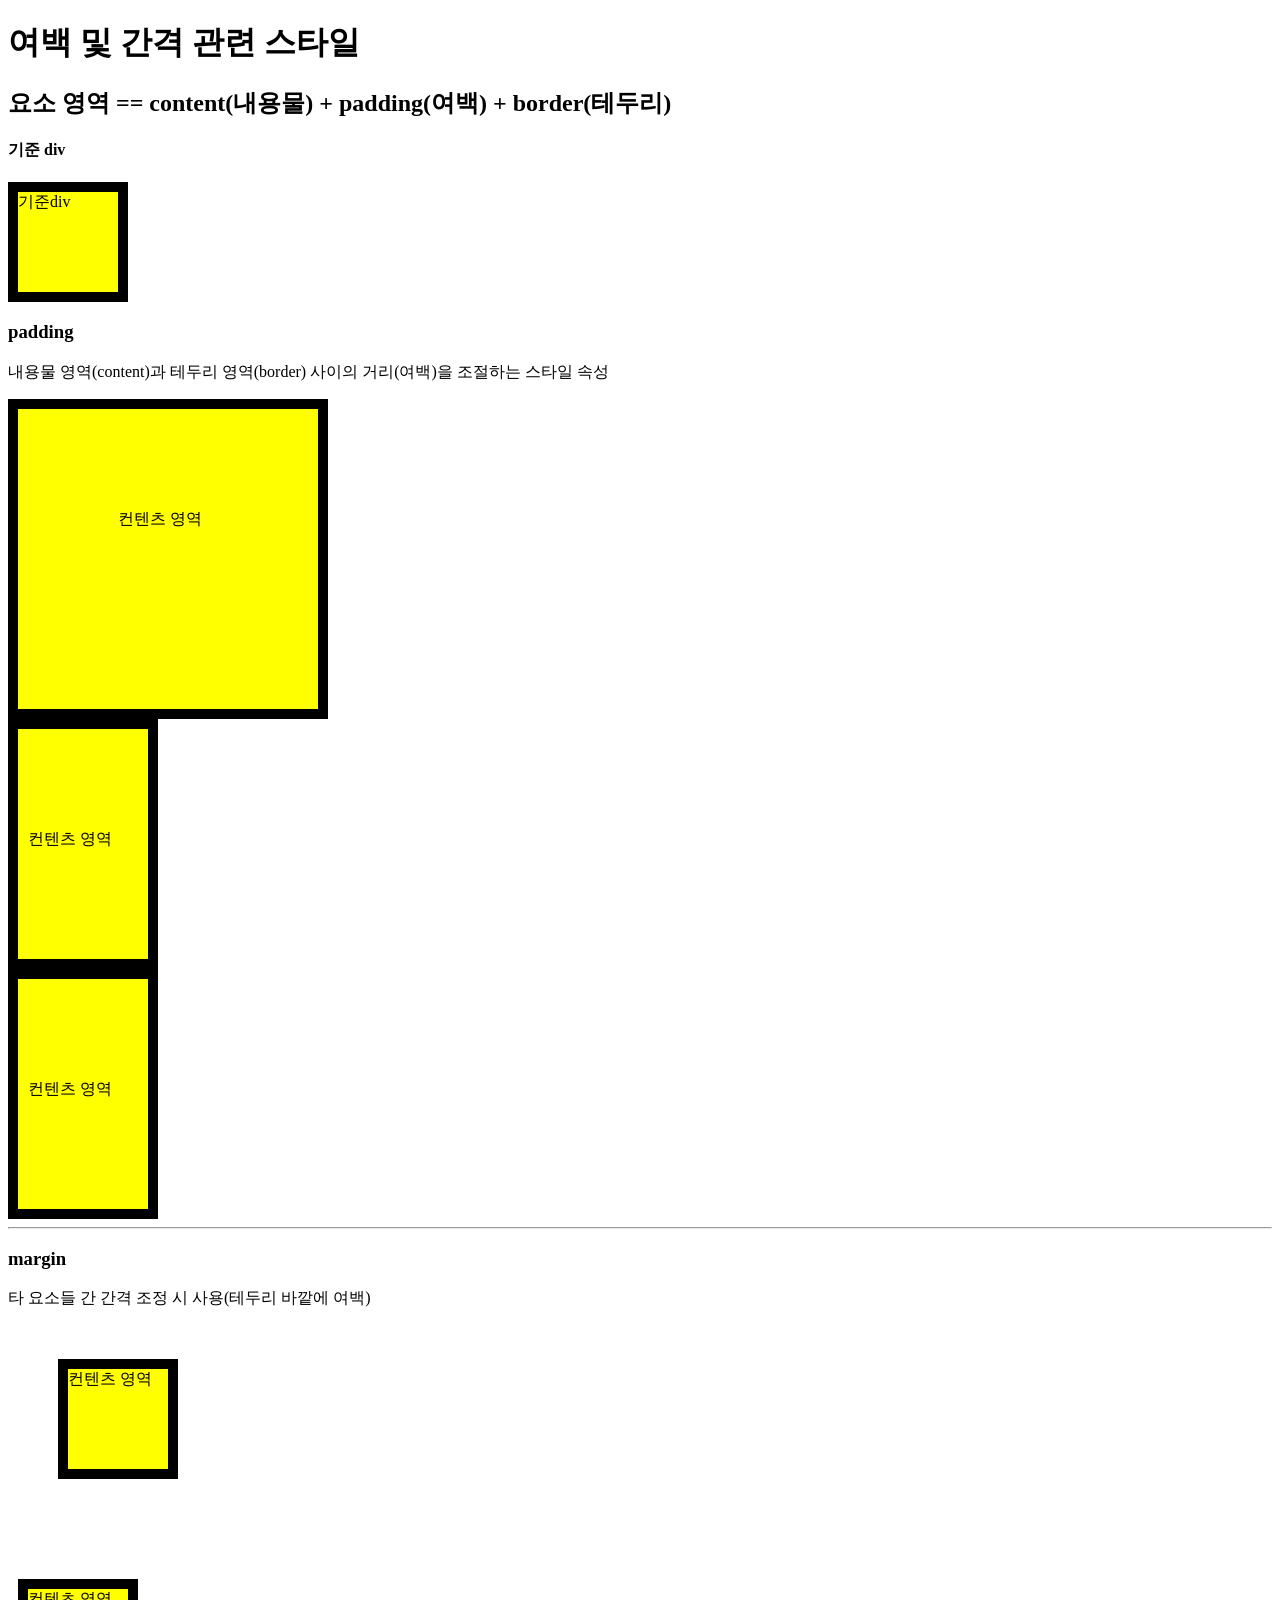
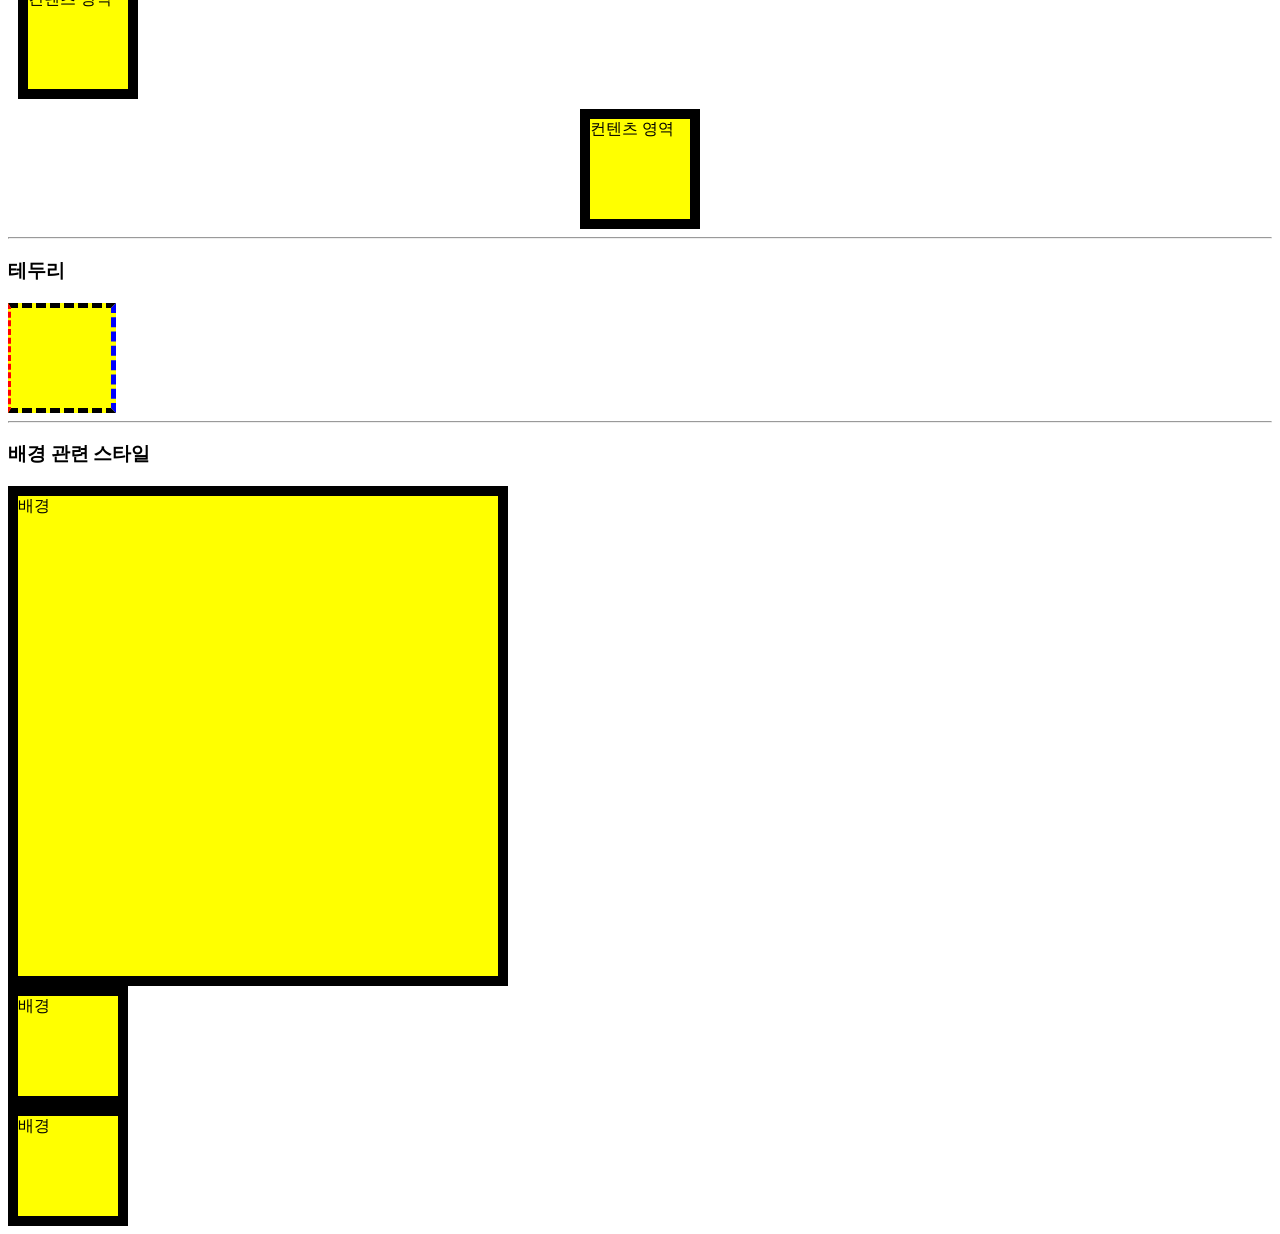
<file: 06_영역관련스타일.html>
<!DOCTYPE html>
<html lang="ko">
<head>
    <meta charset="UTF-8">
    <meta name="viewport" content="width=device-width, initial-scale=1.0">
    <title>영역관련스타일</title>
    <style>

        /* *{
            margin: 0px;
        } */

        .test{
            background-color: yellow;
            width: 100px;
            height: 100px;
            border: 10px solid black;
        }

        #test1{
            padding: 100px;/*사방으로 100px*/
        }

        #test2{
            padding-top: 100px;
            padding-right: 20px;
            padding-bottom: 30px;
            padding-left: 10px;
        }

        #test3{
            padding: 100px 20px 30px 10px;
            padding: 50px, 30px, 0, 0;
        } /*test2와 동일한 표현. 위에서부터 시계 방향으로 돌아감 top, right bottom left*/
        /*위와 오른쪽만 쓰면 대칭으로 위아래, 좌우로 설정됨*/
        /*위, 오른쪽만 주고 싶으면 100 20 0 0 이라고 많이 표현*/
        /*좌우만 주고 싶다면 0px, 30px 이라고 표현하면 됨.*/

        #test4{
            margin: 50px;
        }

        #test5{
            margin-top: 100px;
            margin-left: 30px;
            margin: 100px 30px 10px 10px;
        }

        #test6{
            margin: auto;
            margin: 0 auto; /*위아래는 마진 0이고 좌우에만 오토 설정*/
        }

        #test7{
            border: 1px solid black;
            border-width: 5px; /*border의 첫번째 자리의 속성*/
            border-style: dashed;/*border의 두번째 자리의 속성*/
            border-left: 3px dashed red; /*각 테두리마다 설정 가능*/
            border-right-color: blue; /*더 지엽적으로 한 테두리의 컬러만 설정 가능*/
        }

        #test8{
            width: 500px;
            height: 500px;
            border-width: 10px;
            box-sizing: border-box; /*많이 사용함 content-box가 기본값*/
            background-image: url("https://postfiles.pstatic.net/MjAyNDAzMDdfMjc3/MDAxNzA5Nzg1NDE2Njk4.xVcjCQy9lGkg8T72G2QHU5Af6UP9559FQFJlT_mI5x0g.5lKdEWNmtf393M5Sh8pyXziBO3Q3RxVGkDH8Ddc4XoUg.JPEG/1_DSC00619%E2%98%85.JPG?type=w966");/*이미지 경로 넣으면 백그라운드에 이미지 들어감*/
            background-repeat: no-repeat; /*repeat-x/y: x/y축으로만 반복해서 돌아감*/
            background-size: auto auto;
            background-size: 200px 150px;
            background-position: center;/*right, left 등*/
            background-position: 100px 50px; /*위치 조정 가능*/
        }

    </style>
</head>
<body>
    <h1>여백 및 간격 관련 스타일</h1>

    <h2>요소 영역 == content(내용물) + padding(여백) + border(테두리)</h2>

    <h4>기준 div</h4>
    <div class="test">기준div</div>

    <h3>padding</h3>
    <p>내용물 영역(content)과 테두리 영역(border) 사이의 거리(여백)을 조절하는 스타일 속성</p>
    
    <div class="test" id="test1">컨텐츠 영역</div>
    <div class="test" id="test2">컨텐츠 영역</div>
    <div class="test" id="test3">컨텐츠 영역</div>

    <hr>

    <h3>margin</h3>
    <p>타 요소들 간 간격 조정 시 사용(테두리 바깥에 여백)</p>

    <!-- h3와 p태그는 기본적으로 마진이 있어서 둘이 띄워져 있음-->


    <div class="test" id="test4">컨텐츠 영역</div>
    <div class="test" id="test5">컨텐츠 영역</div>
    <div class="test" id="test6">컨텐츠 영역</div>

    <hr>

    <h3>테두리</h3>
    <div class="test" id="test7"></div>

    <hr>

    <h3>배경 관련 스타일</h3>
    <div class="test" id="test8">배경</div>
    <div class="test" id="test9">배경</div>
    <div class="test" id="test10">배경</div>
    

</body>
</html>
</file>
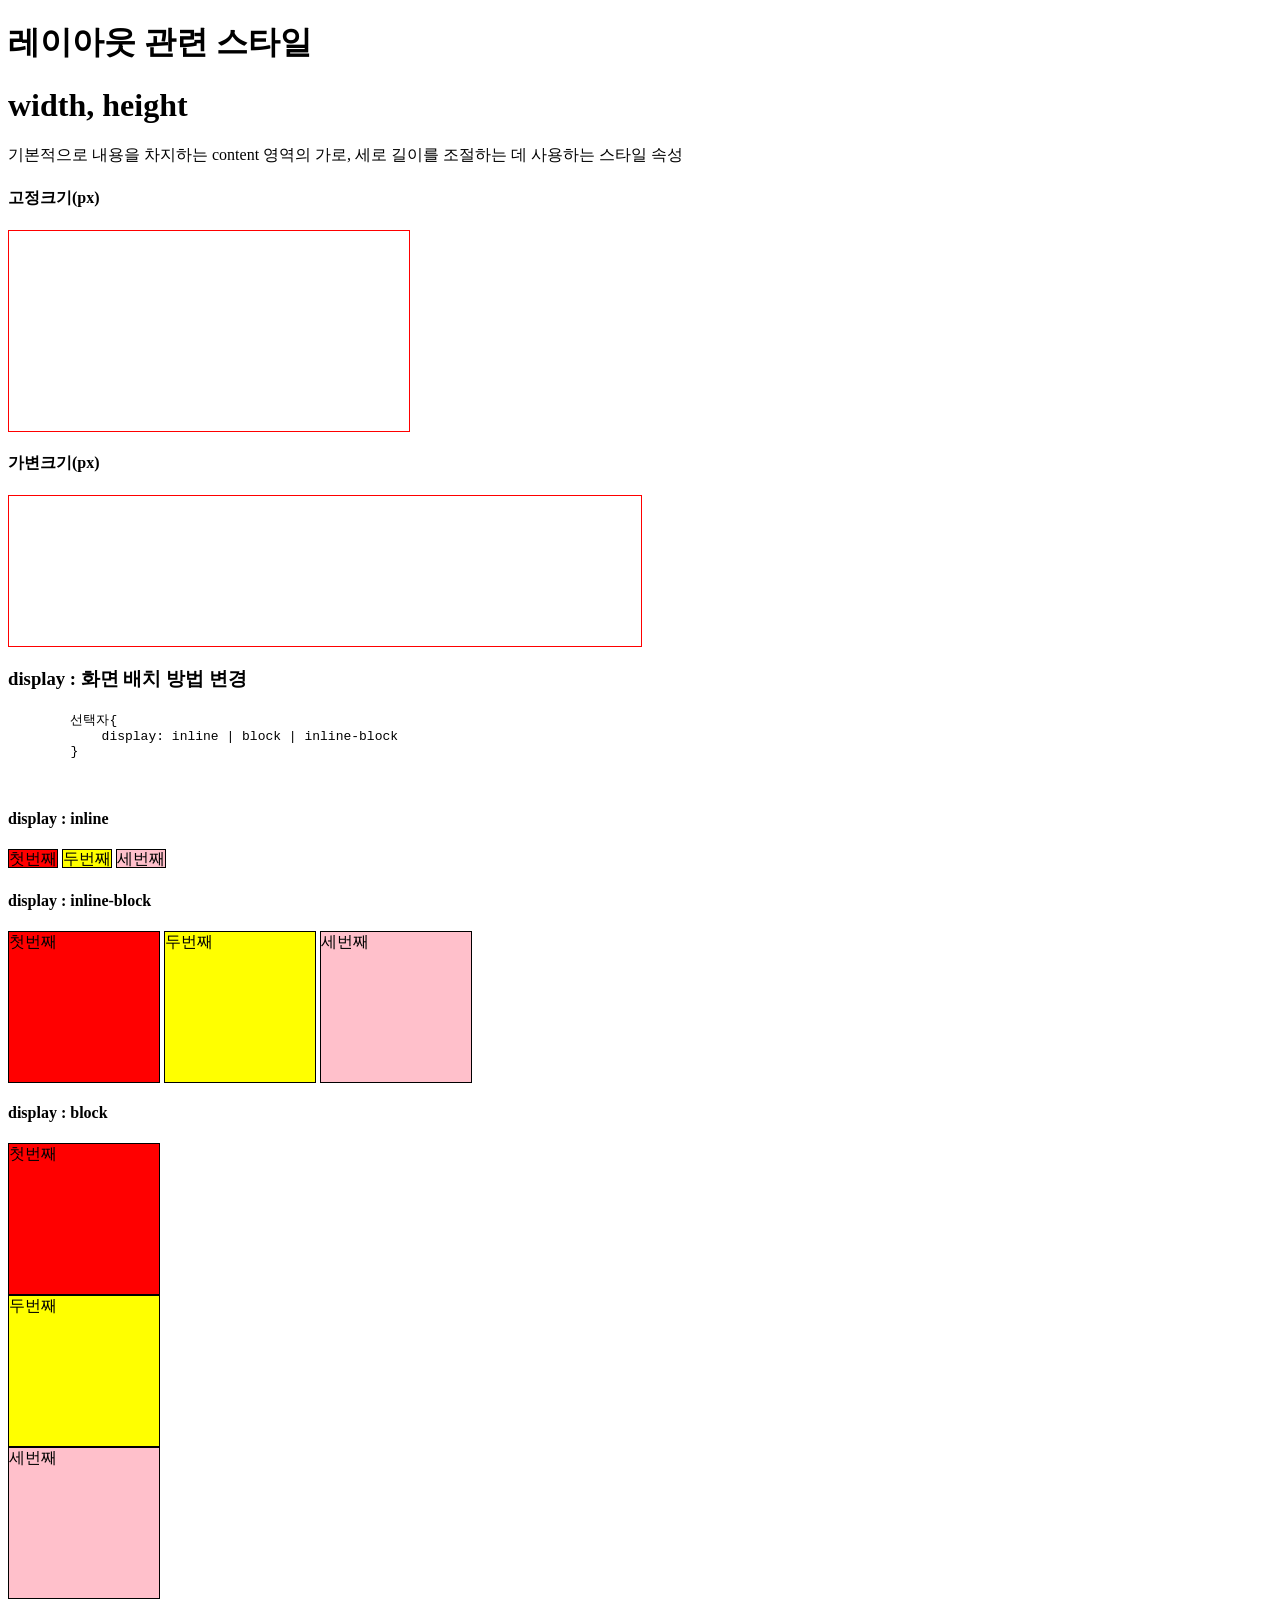
<file: 07_레이아웃관련스타일.html>
<!DOCTYPE html>
<html lang="ko">
<head>
    <meta charset="UTF-8">
    <meta name="viewport" content="width=device-width, initial-scale=1.0">
    <title>레이아웃스타일</title>
    <style>
        .size-test{border: 1px solid red;}
        #test1{width: 400px; height: 200px} /*브라우저창이 고정 크기보다 작아지지 않음*/
        #test2{width: 50%; height:  150px;}

        .red{background-color: red;}
        .yellow{background-color: yellow;}
        .pink{background: pink;}

        .display-test{
            border: 1px solid black;
            width: 150px;
            height: 150px;
        }/*크기를 정해주지 않으면 인라인블록은 기본적으로 인라인 요소*/

        .inline{display: inline;}
        .inline-block{display: inline-block;}
        .block{display: block;}
    </style>
</head>
<body>
  <!--
    블럭 요소
        : 한 줄로 영역을 차지하고 있는 요소.
          자동으로 줄바꿈 발생.
          div, p, pre, h 등.
          
    인라인 요소
        : content 부분만 영역 차지하고 있는 요소.
          줄바꿈 x. 바로 옆으로 배치.
          span, label, input, img, 글자 관련 태그

    * 요소 영역
        : content영역 + padding영역 + border영역
      요소 바깥쪽 영역
        : margin영역
-->

    <h1>레이아웃 관련 스타일</h1>
    <h1>width, height</h1>
    <p>기본적으로 내용을 차지하는 content 영역의 가로, 세로 길이를 조절하는 데 사용하는 스타일 속성</p>

    <h4>고정크기(px)</h4>
    <div id="test1" class="size-test"></div>
    <!--버튼 등은 변하면 안되기 때문에 고정 크기-->
    <h4>가변크기(px)</h4>
    <div id="test2" class="size-test"></div>

    <h3>display : 화면 배치 방법 변경</h3>
    <pre>
        선택자{
            display: inline | block | inline-block
        }
        <!--
        inline-block
            : 기본적으로 인라인 요소.
              본디 인라인요소는 width, height 조정 x
              인라인 블록 요소는 인라인이지만 width, height 조정 가능-->
    </pre>

    <h4>display : inline</h4>
    <div class="display-test inline red">첫번째</div>
    <div class="display-test inline yellow">두번째</div>
    <div class="display-test inline pink">세번째</div>

    <h4>display : inline-block</h4>
    <div class="display-test inline-block red">첫번째</div>
    <div class="display-test inline-block yellow">두번째</div>
    <div class="display-test inline-block pink">세번째</div>

    <h4>display : block</h4>
    <div class="display-test block red">첫번째</div>
    <div class="display-test block yellow">두번째</div>
    <div class="display-test block pink">세번째</div>

    <br><br><br><br><br>
    

</body>
</html>
</file>
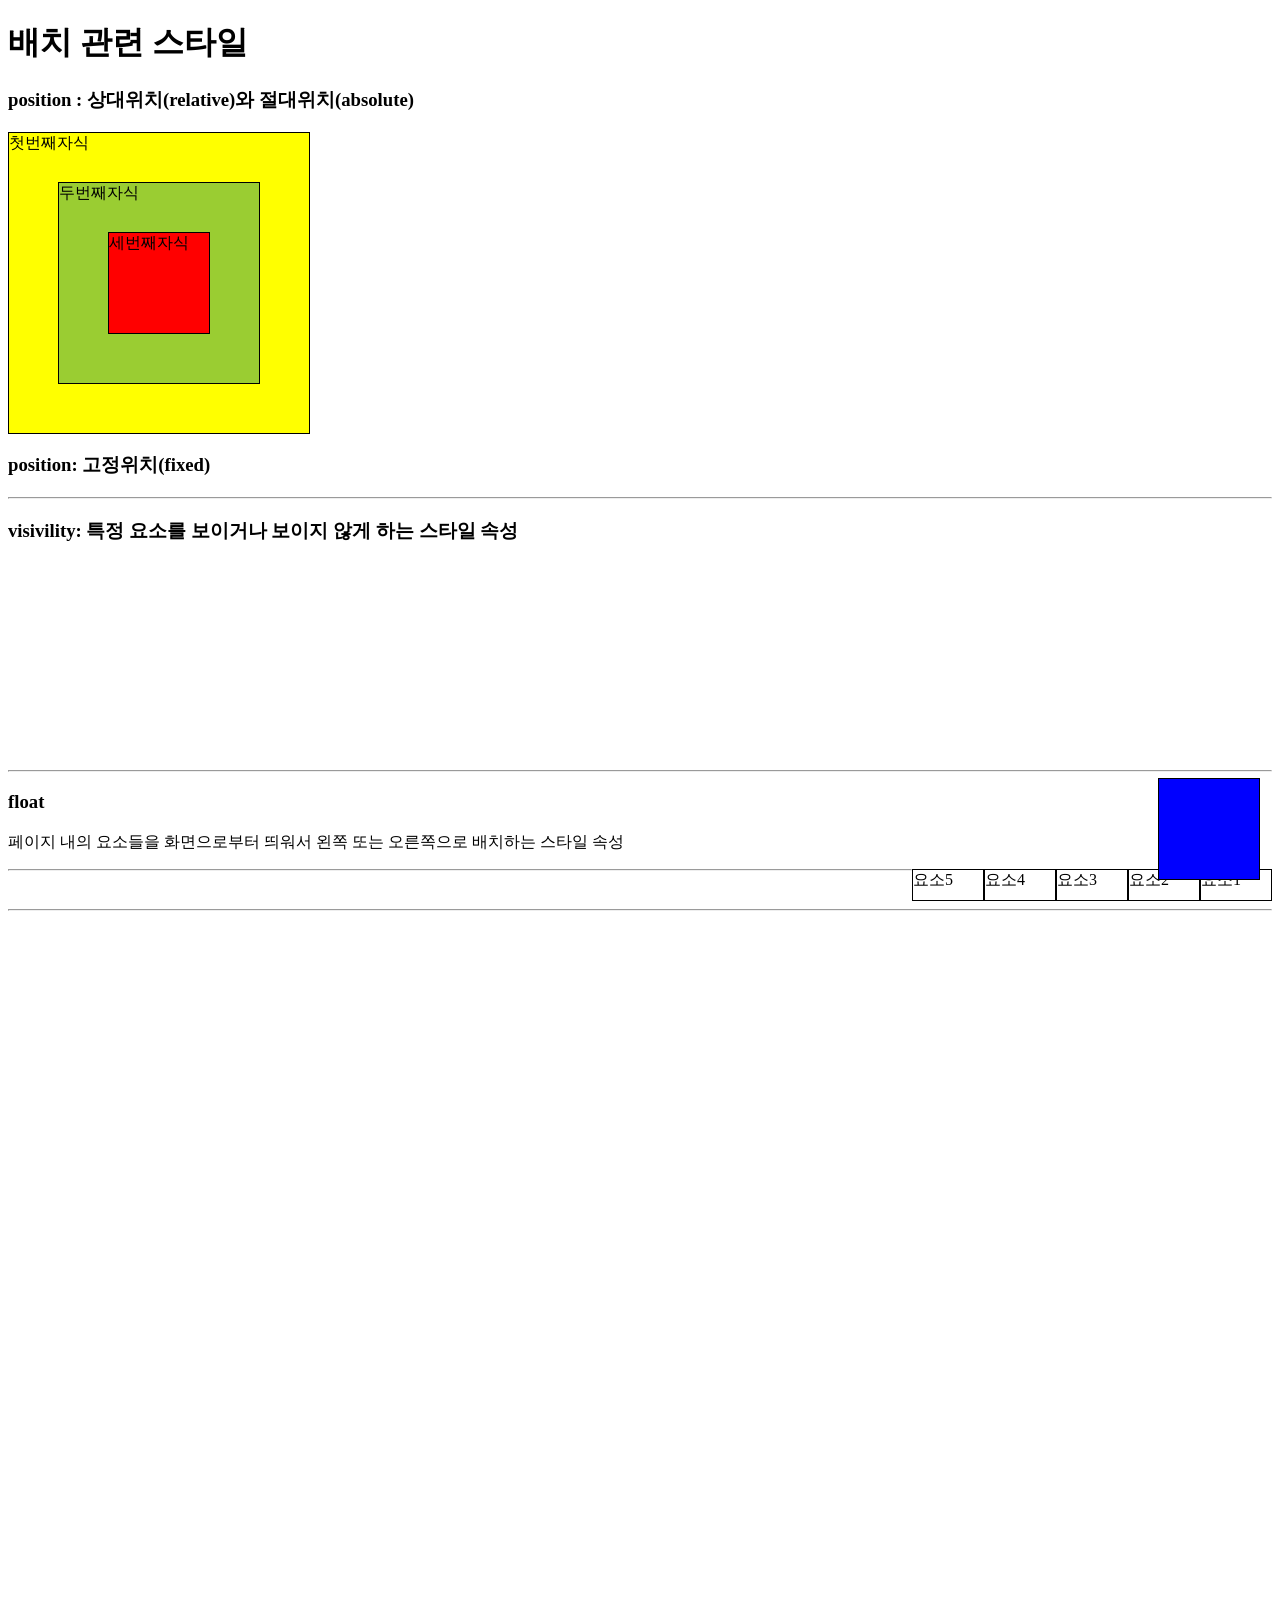
<file: 08_레이아웃관련스타일2.html>
<!DOCTYPE html>
<html lang="ko">
<head>
    <meta charset="UTF-8">
    <meta name="viewport" content="width=device-width, initial-scale=1.0">
    <title>레이아웃관련스타일2</title>
    <style>
        .positioning{border: 1px solid black;}
        .outer{position: relative;} /*자식의 기준이 됨*/

        #first{
            width: 300px;
            height: 300px;
            background-color: yellow;
        }

        #second{
            width: 200px;
            height: 200px;
            background-color: yellowgreen;
            position: absolute; /*내가 원하는 위치에 놓기 위함*/
            left: 50px;
            top: 50px; /*마이너스 값도 가능 => 부모 영역을 벗어남*/
            /*부모의 기준이 없으면 화면 전체에 대한 절대값으로 들어감*/
            /*현 위치(relative로 설정된 부모 요소를 통해)에서 얼만큼 떨어져 위치할 지 지정 가능*/
        }

        #third{
            width: 100px;
            height: 100px;
            background-color: red;
            position: absolute;
            top: 100px;
            left: 100px;
        }

        #fixed-area{
            width: 100px;
            height: 100px;
            background-color: blue;
            position: fixed;
            right: 20px;
            bottom: 20px;
        }

        .vis-test{
            width: 100px;
            height: 100px;
        }

        .float-test{
            border: 1px solid black;
            width: 70px;
            height: 30px;
            float: right;
        }



    </style>
</head>
<body>
    <h1>배치 관련 스타일</h1>
    <h3>position : 상대위치(relative)와 절대위치(absolute)</h3>
    <div class="outer">
        <div class="positioning" id="first">첫번째자식</div>
        <div class="positioning" id="second">두번째자식</div>
        <div class="positioning" id="third">세번째자식</div>

    <h3>position: 고정위치(fixed)</h3>
    <!--ex. 채널톡 표시. 브라우저창에 맞춰져 화면의 크기에 상관없기 항상 브라우저상에 위치-->
    <div class="positioning" id="fixed-area"></div>

    </div>

    

    <hr>

    <h3>visivility: 특정 요소를 보이거나 보이지 않게 하는 스타일 속성</h3>

    <div class="vis-test" style="background-color: red; display: none;">첫번째 영역</div> 
    <!--영역이 같이 사라짐. 가장 많이 사용.-->
    <div class="vis-test" style="background-color: green; visibility: hidden;">두번째 영역</div>
    <!--영역 사라지지 않음-->
    <div class="vis-test" style="background-color: yellow; opacity: 0;">세번째 영역</div>
    <!--영역 사라지지 않음-->
    
    <hr>


    <h3>float</h3>
    <p>페이지 내의 요소들을 화면으로부터 띄워서 왼쪽 또는 오른쪽으로 배치하는 스타일 속성</p>

    <div class="float-test">요소1</div>
    <div class="float-test">요소2</div>
    <div class="float-test">요소3</div>
    <div class="float-test">요소4</div>
    <div class="float-test">요소5</div>

    <hr>

    <br clear="both"> <!--띄어진 요소들을 왼쪽 또는 오른쪽에 배치해서 정리해줌-->
    <!--display:inline과 비슷하지만 이건 띄어서 정리-->

    <hr> <!--화면 위에 겹치지기 때문에 요소들에 hr 수평선이 생김-->

    <br><br><br><br><br><br><br><br><br><br><br><br><br><br><br><br><br><br><br><br>
    <br><br><br><br><br><br><br><br><br><br><br><br><br><br><br><br><br><br><br><br>
    <br><br><br><br><br><br><br><br><br><br><br><br><br><br><br><br><br><br><br><br>
</body>
</html>
</file>
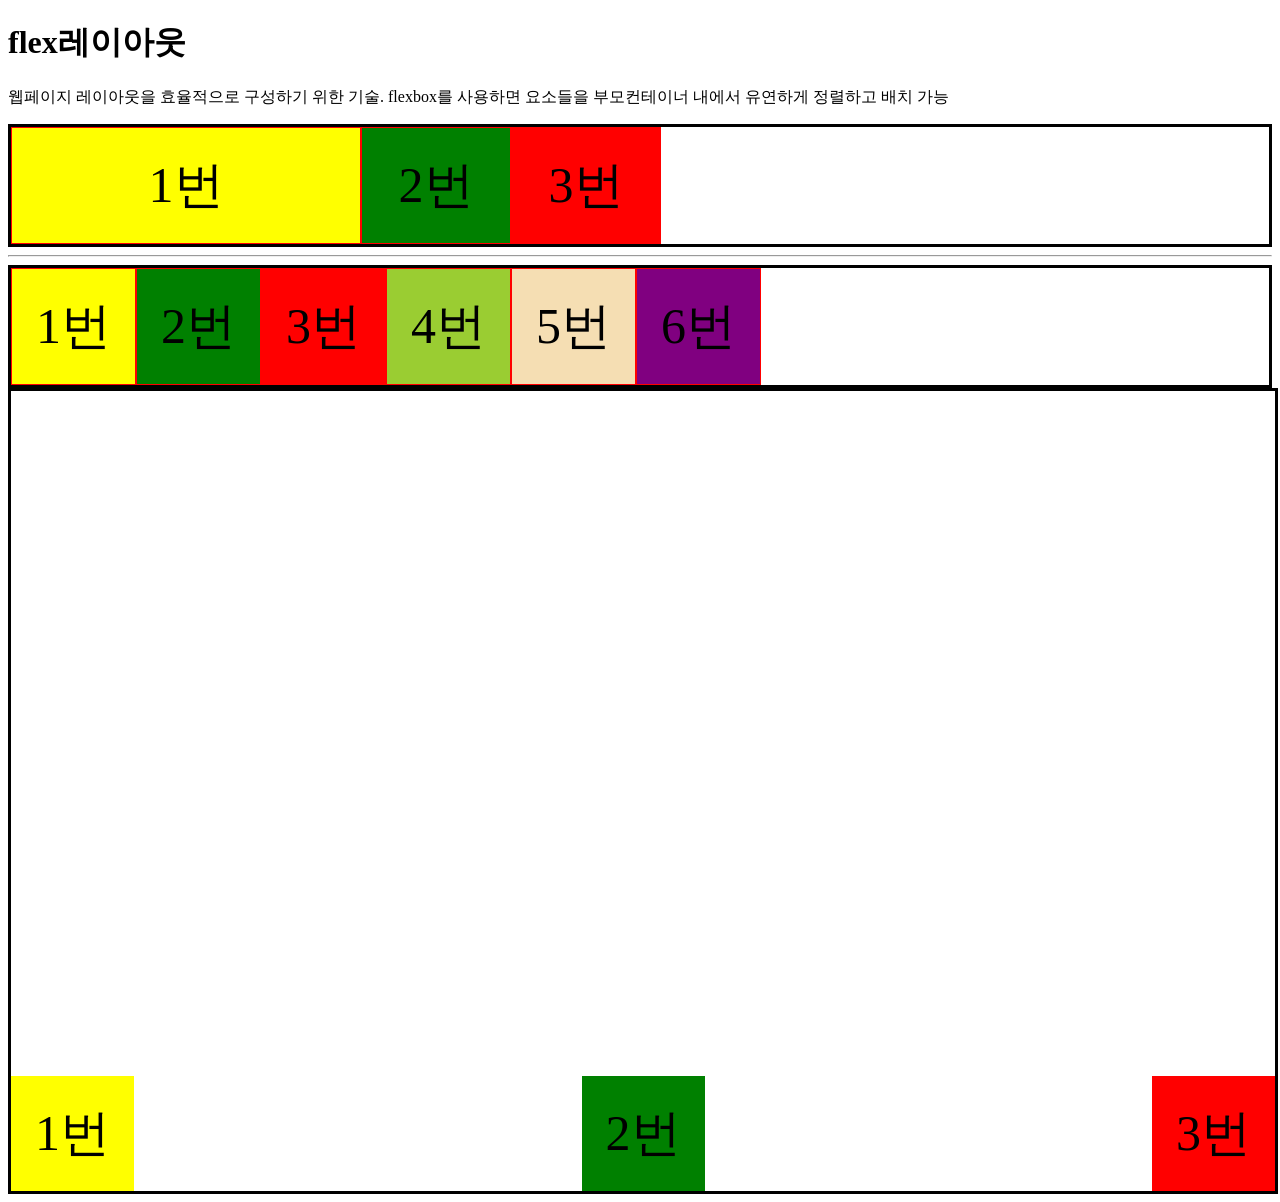
<file: 09_flex레이아웃.html>
<!DOCTYPE html>
<html lang="ko">
<head>
    <meta charset="UTF-8">
    <meta name="viewport" content="width=device-width, initial-scale=1.0">
    <title>flex레이아웃</title>
    <style>
        .container{
            border: 3px solid black;
            display: flex;
            flex-direction: column;
            flex-direction: row;
        }

        .flex-item{
            color: black;
            font-size: 50px;
            padding: 24px;
            text-align: center;
            border: 1px solid red;
            width: 100px;
        }

        .item1{
            background: yellow;
        }

        .item2{
            background: green;
        }

        .item3{
            background-color: red;
        }
        .item4{
            background: yellowgreen;
        }

        .item5{
            background: wheat;
        }

        .item6{
            background-color: purple;
        }

        .container2{
            border: 3px solid black;
            display: flex;
            flex-direction: column;
            flex-direction: row;
            flex-wrap: wrap;
        }
        /*
            flex-direction
                : column(수직) | row(수평) | coulumn-reverse | row-reverse
                  자식 요소들을 정렬 시 주축을 어떤 방향으로 지향할 것인가?

            flex-wrap
                : 줄바꿈

        */

        .flex-item2{
            color: black;
            font-size: 50px;
            padding: 24px;
            text-align: center;
            border: 1px solid red;
            width: calc(50%-50px);
        }

        .container3{
            border: 3px solid black;
            display: flex;
            flex-direction: row;
            width: 100%;
            height: 800px;
            justify-content: flex-end;
            justify-content: space-between;
            /*
                justify-content
                    : 주축의 정렬을 어떻게 할 것인가?
            */
            align-items: flex-start;
            align-items: flex-end;
            /*
                align-items
                    : 교차축의 정렬을 어떻게 할 것인가?
                      row일때 flex-end 면 상하기준 뒤쪽 정렬*
                              flex-start면 상하기준 앞쪽부터 정렬*/
            
            /*flex-direction : row일때 flex-end 좌우 기준 뒤쪽 정렬
                            flex-start 좌우기준 앞쪽부터 정렬*/
            
        }

        .flex-item3{
            color: black;
            font-size: 50px;
            padding: 24px;
            text-align: center;
        }

    </style>
</head>
<body>
    <h1>flex레이아웃</h1>
    <p>웹페이지 레이아웃을 효율적으로 구성하기 위한 기술. flexbox를 사용하면 요소들을 부모컨테이너 내에서 유연하게 정렬하고 배치 가능</p>
    <div class="container">
        <div class="flex-item item1" style="flex: 1; max-width: 300px;">1번</div>
        <div class="flex-item item2" >2번</div>
        <div class="flex-item item3">3번</div>
    </div>

    <hr>

    <div class="container2">
        <div class="flex-item2 item1">1번</div>
        <div class="flex-item2 item2">2번</div>
        <div class="flex-item2 item3">3번</div>
        <div class="flex-item2 item4">4번</div>
        <div class="flex-item2 item5">5번</div>
        <div class="flex-item2 item6">6번</div>
    </div>

    <div class="container3">
        <div class="flex-item3 item1">1번</div>
        <div class="flex-item3 item2">2번</div>
        <div class="flex-item3 item3">3번</div>
    </div>

</body>
</html>
</file>
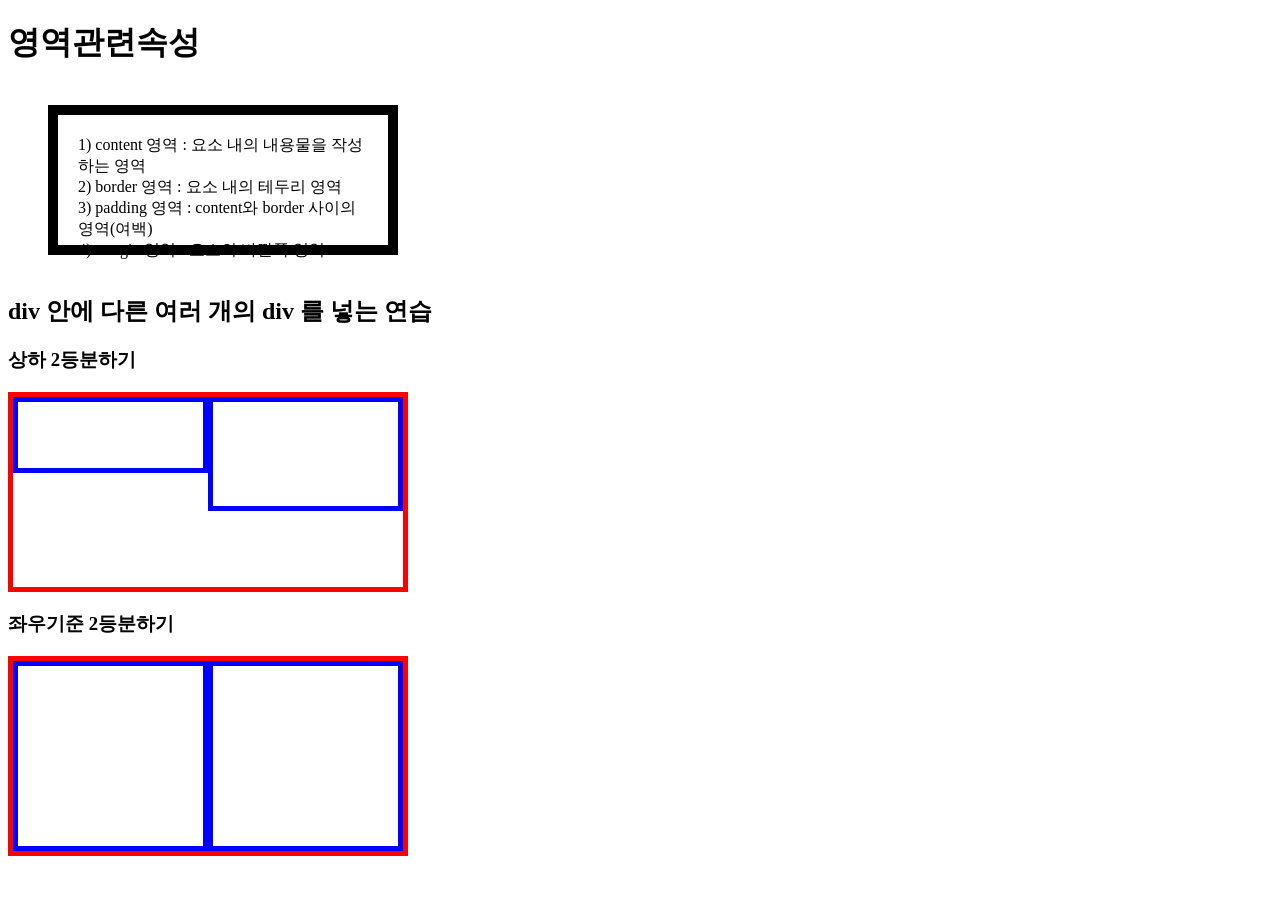
<file: 화면구조잡기/01_영역관련속성.html>
<!DOCTYPE html>
<html lang="ko">
<head>
    <meta charset="UTF-8">
    <meta name="viewport" content="width=device-width, initial-scale=1.0">
    <title>영역관련속성</title>
    <style>

        *{
            box-sizing: border-box;
        }

        .test{
        /*border*/
            border: 10px solid black;

        /*content영역*/
            width: 350px;
            height: 150px;
            /*width와 height는 기본적으로 content영역을 조절*/

            box-sizing: border-box; /*width&height영역을 border, padding 영역까지 확장=>따라서 조금 줄어듦*/
        
        /*padding*/
            padding: 20px;

        /*margin*/
            margin: 40px;
        
        }  

        .wrap{
            border: 5px solid red;
            width: 400px;
            height: 200px;
            display: flex;
            flex-direction: row;
        }

        .test1, .test2{
            border: 5px solid blue;
            width: 100%;
        }

        .test1{
            height: 40%;
        }

        .test2{
            height: 60%;
        }

        .test3, .test4{
            border: 5px solid blue;
            height: 100%;
            /* display: inline-block; */
            /* float: left; */
            display: flex;
            flex-direction: row;
        }

        .test3{
            /* width: 30%; */
            flex: 1;
        }

        .test4{
            /* width: 70%; */
            flex: 1;
        }

    </style>
</head>
<body>
    <h1>영역관련속성</h1>
    <div class="test">
        1) content 영역
            : 요소 내의 내용물을 작성하는 영역 <br>
        2) border 영역
            : 요소 내의 테두리 영역 <br>
        3) padding 영역
            : content와 border 사이의 영역(여백) <br>
        4) margin 영역
            : 요소의 바깥쪽 영역
    </div>

    <h2>div 안에 다른 여러 개의 div 를 넣는 연습</h2>

    <h3>상하 2등분하기</h3>
    <div class="wrap">
        <div class="test1"></div>
        <div class="test2"></div>
    </div>

    <h3>좌우기준 2등분하기</h3>
    <div class="wrap">
        <div class="test3"></div>
        <div class="test4"></div>
    </div>

</body>
</html>
</file>
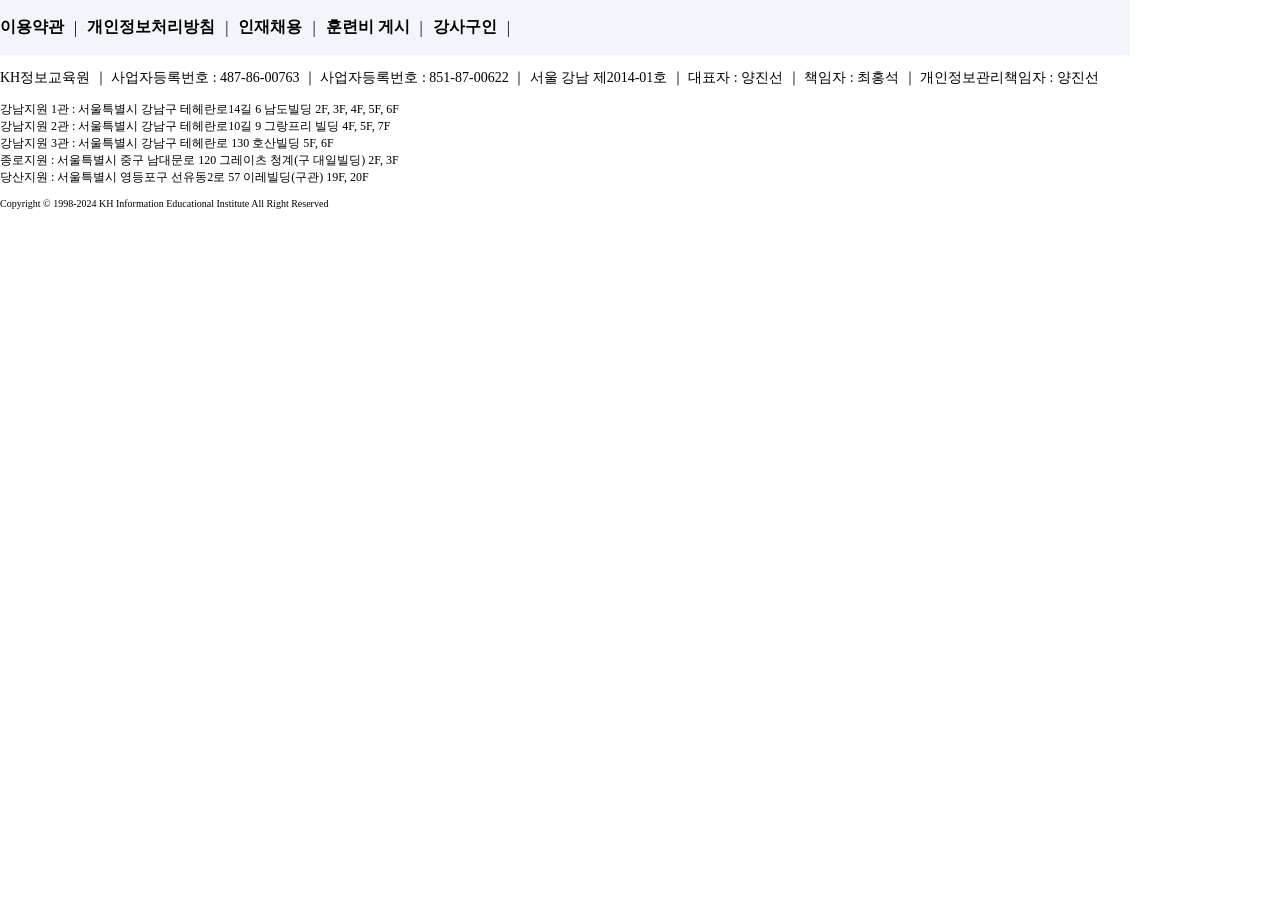
<file: 화면구조잡기/03_세부_푸터만들기.html>
<!DOCTYPE html>
<html lang="ko">
<head>
    <meta charset="UTF-8">
    <meta name="viewport" content="width=device-width, initial-scale=1.0">
    <title>푸터만들기</title>
    <style>
        body{
            margin: 0;
            padding: 0;
        }

        div{
            box-sizing: border-box;
        }

        #footer{
            width: 100%;
            height: 260px;
            max-width: 1130px;
        }

        #footer > div{
            width: 100%;
        }

        #footer_1{
            height: 55px;
            background-color: #f2f5f9;
            display: flex;
            justify-content: flex-start;
            align-items: center;
            gap: 10px;
        }

        #footer_2{
            height: 205px;
        }

        #footer_1 > a{
            text-decoration: none;
            color: black;
            font-size: 16px;
            font-weight: 600;
        }

        #footer_2 > p {
            width: 100%;
            font-size: 12px;
        }

        #footer_2 > p:nth-child(1){
            font-size: 14px;
        }

        #footer_2 > p:nth-child(3){
            font-size: 10px;
        }


    </style>
</head>
<body>
    <div id="footer">
        <div id="footer_1">
            <a href="">이용약관</a> |
            <a href="">개인정보처리방침</a> |
            <a href="">인재채용</a> |
            <a href="">훈련비 게시</a> |
            <a href="">강사구인</a> |
        </div>
        <div id="footer_2">
            <p>KH정보교육원 ｜ 사업자등록번호 : 487-86-00763 ｜ 사업자등록번호 : 851-87-00622 ｜ 서울 강남 제2014-01호 ｜ 대표자 : 양진선 ｜ 책임자 : 최홍석 ｜  개인정보관리책임자 : 양진선</p>
            <p>
                강남지원 1관 : 서울특별시 강남구 테헤란로14길 6 남도빌딩 2F, 3F, 4F, 5F, 6F <br>
                강남지원 2관 : 서울특별시 강남구 테헤란로10길 9 그랑프리 빌딩 4F, 5F, 7F <br>
                강남지원 3관 : 서울특별시 강남구 테헤란로 130 호산빌딩 5F, 6F <br>
                종로지원 : 서울특별시 중구 남대문로 120 그레이츠 청계(구 대일빌딩) 2F, 3F <br>
                당산지원 : 서울특별시 영등포구 선유동2로 57 이레빌딩(구관) 19F, 20F 
            </p>
            <p>Copyright © 1998-2024 KH Information Educational Institute All Right Reserved</p>
        </div>
    </div>
</body>
</html>
</file>
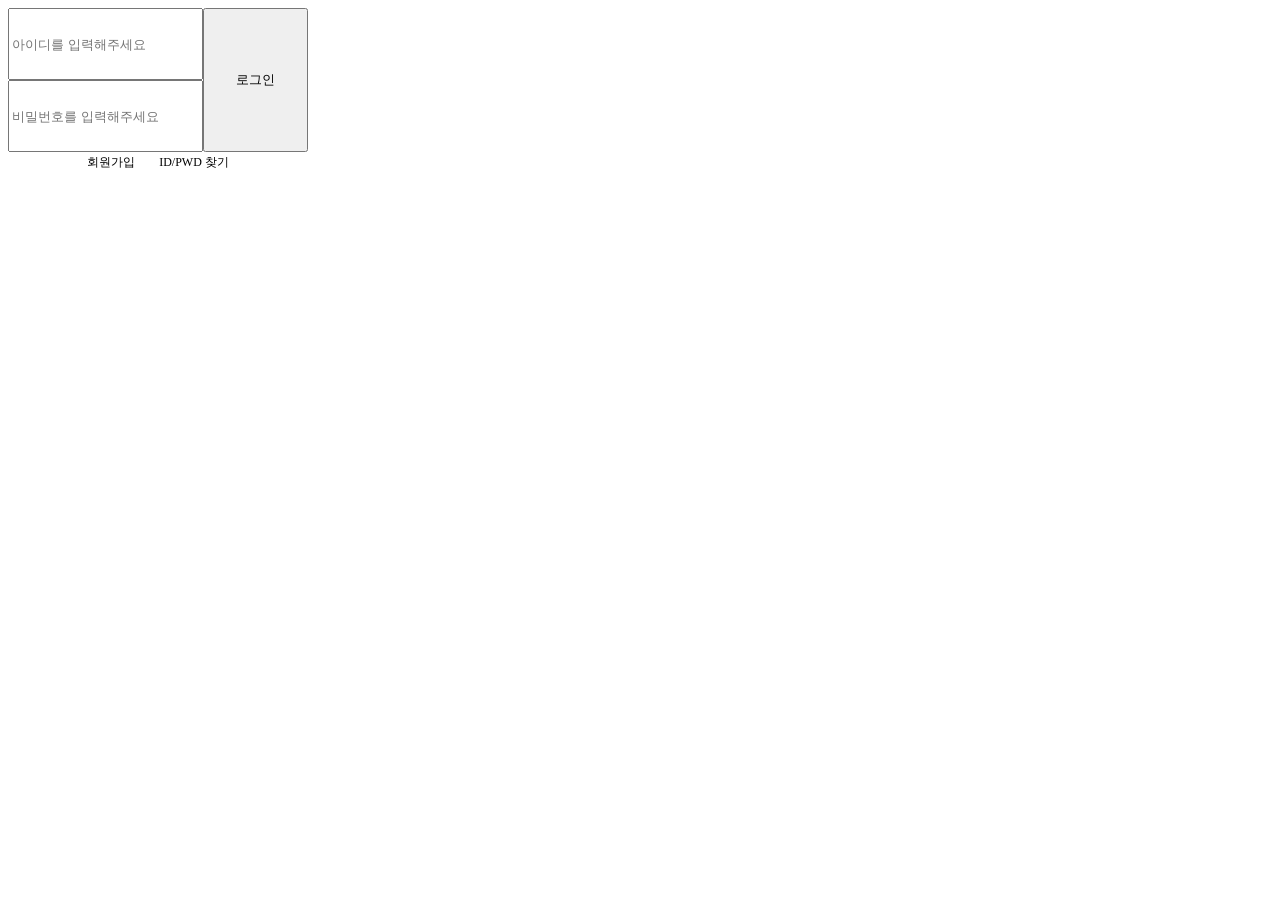
<file: 화면구조잡기/04_로그인폼만들기.html>
<!DOCTYPE html>
<html lang="ko">
<head>
    <meta charset="UTF-8">
    <meta name="viewport" content="width=device-width, initial-scale=1.0">
    <title>로그인폼만들기</title>
    <style>
        div, form, input{
            box-sizing: border-box;
        }

        #content_3{
            width: 300px;
            height: 600px;
        }

        #login_form{
            width: 100%;
            height: 30%;
        }

        #login_form > *{
            width: 100%;
        }

        #login_form_input{
            height: 80%;
        }

        #login_form_etc{
            height: 20%;
            text-align: center;
        }

        #login_form_input > *{
            height: 100%;
            float: left;
        }

        #login_input_id_pwd{
            width: 65%;
        }

        #login_input_button{
            width: 35%;
        }

        #login_form_etc > a{
            text-decoration: none;
            color: black;
            font-size: 12px;
            margin: 10px;
            vertical-align: middle;
        }

        #login_input_id_pwd > input{
            width: 100%;
            height: 50%;
        }

        #login_input_button > input{
            width: 100%;
            height: 100%;
        }

    </style>
</head>
<body>
    <div id="content_3">
        <!--로그인폼 전체를 감싸는 div-->
        <div id="login_form">
            <!--입력받아 요청할 수 있는 form태그 사용-->
            <form action="" id="login_form_input">
                <!--id와 pwd 텍스트 상자가 들어갈 div-->
                <div id="login_input_id_pwd">
                    <input type="text" name="userId" placeholder="아이디를 입력해주세요">
                    <input type="password" name="userPwd" placeholder="비밀번호를 입력해주세요">
                </div>
                <!--로그인 버튼이 들어갈 div-->
                <div id="login_input_button">
                    <input type="submit" value="로그인">
                </div>
            </form>
            <div id="login_form_etc">
                <a href="">회원가입</a>
                <a href="">ID/PWD 찾기</a>
            </div>
        </div>
    </div>
</body>
</html>
</file>
<file: 실습/실습1(youtube)/style/index.css>
body{
    margin: 0;
    padding: 0;
    color: white;
    background-color: #0f0f0f;
    font-family: "Noto Sans KR", sans-serif;
    padding-top: 60px;
    padding-left: 72px;
}

div{
    box-sizing: border-box;
}

p{
    margin: 0px;
}

main{
    padding: 10px 20px 0px;
}
</file>
<file: 실습/실습1(youtube)/style/header.css>
.header {
    height: 56px;
    width: 100%;

    position: fixed;
    top: 0;
    left: 0;
    z-index: 200;

    display: flex;
    flex-direction: row;
    justify-content: space-between;

    background-color: #0f0f0f;
}

.left-section {
    display: flex;
    align-items: center;
}

.hamburger-menu {
    height: 24px;
    margin: 0 20 0 24px;
}

.youtube-logo {
    height: 70px;
}

.middle-section {
    display: flex;
    align-items: center;
    max-width: 500px;
    flex: 1;
    margin-left: 70px;
    margin-right: 40px;
}

.search-bar {
    height: 36px;
    flex: 1;
    font-size: 16px;
    border: 1px solid #404040;
    background-color: #121212;
    padding-left: 10px;
    border-radius: 20px 0 0 20px;
}

.search-button {
    height: 40px;
    width: 64px;
    border: 1px solid #404040;
    border-left: none;
    background-color: #222222;
    border-radius: 0px 20px 20px 0px;
    margin-right: 10px;
}

.search-button>img {
    height: 25px;
}

.voice-search-button {
    height: 40px;
    width: 40px;
    border: none;
    border-radius: 20px;
    background-color: #222222;
}

.voice-search-button>img {
    height: 25px;
}

.search-button,
.voice-search-button,
.upload-icon-container,
.notifications-icon-container {
    display: flex;
    justify-content: center;
    align-items: center;
    cursor: pointer;
    position: relative;
}

.tooltip {
    position: absolute;
    color: white;
    background-color: rgb(90, 88, 88);
    bottom: -40px;
    font-size: 10px;
    white-space: nowrap;
    /*개행 막음*/
    padding: 8px;
    border-radius: 3px;
    pointer-events: none;
    /*마우스에 대한 이벤트 차단 즉, 클릭 안됨*/
    opacity: 0;
    /*실제로 떠있지만 안보임*/
    transition: opacity 0.3s;
    /*툴팁 클래스의 모든 속성에 적용됨 따라서 적용할 속성을 명시해줘야함*/
}

.search-button:hover .tooltip,
.voice-search-button:hover .tooltip,
.upload-icon-container:hover .tooltip,
.notifications-icon-container:hover .tooltip {
    opacity: 0.9;
}

.right-section {
    width: 150px;
    margin-right: 20px;
    display: flex;
    justify-content: space-between;
    align-items: center;
}

.notifications-icon-container {
    position: relative;
}

.upload-icon-container>img,
.notifications-icon-container>img {
    height: 28px;
}

.notifications-count {
    position: absolute;
    top: -4px;
    right: -6px;
    background-color: red;
    border-radius: 10px;
    padding: 1px 5px;
    font-size: 10px;
}

.current-user-picture {
    height: 32px;
    border-radius: 16px;
}
</file>
<file: 실습/실습1(youtube)/style/sidebar.css>
.sidebar{
    position: fixed;
    left: 0;
    top: 57px;
    bottom: 0px; /*아래까지 늘어남. fixed의 성질*/
    width: 64px;
    padding: 0px 4px;
    padding-top: 5px;
    background-color: #0f0f0f;
    z-index: 200; /*미리 잡지 않고 겹쳤을 경우 잡아도 무방*/
}

.sidebar-link{
    height: 74px;
    display: flex;
    flex-direction: column;
    justify-content: center;
    align-items: center;
    cursor: pointer;
    border-radius: 10px;
}

.sidebar-link:hover{
    background-color: #2e2d2d;
}

.sidebar-link>img{
    height: 25px;
    margin-bottom: 4px;
}

.sidebar-link div{
    font-size: 10px;
    font-weight: 330;
}
</file>
<file: 실습/실습1(youtube)/style/video.css>
.video-grid{
    display: grid;
    column-gap: 16px;
    row-gap: 40px;
}

@media (max-width: 484px){
    .video-grid{grid-template-columns: 1fr;}
}

@media (min-width: 485px) and (max-width: 749px){
    .video-grid{grid-template-columns: 1fr 1fr;}
}

@media (min-width: 750px) and (max-width: 999px){
    .video-grid{grid-template-columns: 1fr 1fr 1fr;}
}

@media (min-width: 1000px){
    .video-grid{grid-template-columns: 1fr 1fr 1fr 1fr;}
}

.thumbnail-row{
    margin-bottom: 8px;
    position: relative;
}

.thumbnail{
    width: 100%;
    border-radius: 10px;
}

.video-time{
    position: absolute;
    right: 6px;
    bottom: 10px;
    font-size: 12px;
    font-weight: 500;
    background-color: black;
    padding: 2px 4px;
    border-radius: 3px;
    display: flex;
    justify-content: center;
    align-items: center;
}

.video-info-grid{
    display: grid;
    grid-template-columns: 50px 1fr; /*첫번째 컬럼은 픽셀 정해주고 나머지 컬럼은 비율*/
}

.channel-picture>img{
    width: 36px;
    border-radius: 50px;
}

.video-title{
    font-size: 14px;
    font-weight: 500;
    margin-bottom: 10px;
}

.video-author,
.video-state{
    font-size: 12px;
    color: #aaaaaa;
}
</file>
<file: 실습/실습2(kh)/style/body.css>
body{
    margin: auto;
    padding: 0;
    height: 1000px;
    width: 1200px;
    font-family: "Noto Sans KR", sans-serif;
}

div,
input,
img,
p{
    box-sizing: border-box;
}
</file>
<file: 실습/실습2(kh)/style/header.css>
header{
    width: 100%;
    height: 10%;
    display: flex;
    flex-direction: row;
    border: 1px solid #c3c3c3;
    margin-bottom: 10px;
}

header>.left-section{
    width: 20%;
    display: flex;
    align-items: center;
    margin-left: 20px;
}

header>.middle-section{
    width: 60%;
    display: flex;
    justify-content: center;
    align-items: center;
}

.search-bar{
    width: 400px;
    height: 30%;
    margin: auto;
    padding: 0;
    display: flex;
    justify-content: center;
    align-items: center;
    float: left;
    border: 1px solid #c3c3c3;
}

.search-bar>input{
    width: 70%;
    margin: 0;
    padding: 0;
    height: 100%;
}

.search-button{
    width: 30%;
    height: 32px;
    padding: 0;
    margin: 0;
    cursor: pointer;
    border: 1px solid #c3c3c3;
}

.search-button>img{
    height: 20px;
    background-image: url(icon/search.png) no-repeat center/contain;
}

header>.right-section{
    width: 20%;
}
</file>
<file: 실습/실습2(kh)/style/navi.css>
nav{
    width: 100%;
    height: 70px;
    margin-bottom: 10px;
    border: 1px solid #c3c3c3;
    color: #c3c3c3;
}

.navi{
    list-style-type: none;
    width: 100%;
    height: 100%;
    margin: 0;
    padding: 0;
    display: flex;
    flex-direction: row;
    justify-content: space-around;
    align-items: center;
}

.navi>li>a{
    text-decoration: none;
    color: #c3c3c3;
}
</file>
<file: 실습/실습2(kh)/style/content.css>
main{
    width: 100%;
    height: 500px;
    margin-bottom: 10px;
    display: flex;
    flex-direction: column;
    align-items: center;
    justify-content: center;
}

.content>.top-section{
    width: 100%;
    height: 25%;
    margin-bottom: 10px;
    display: flex;
    align-items: center;
}

.content-advertise{
    width: 65%;
    height: 100%;
    border: 1px solid #c3c3c3;
    margin-right: 10px;
}

.content-advertise>img{
    width: 100%;
}

.login-form{
    width: 35%;
    height: 100%;
    border: 1px solid #c3c3c3;
    display: flex;
    flex-direction: column;
    align-items: center;
}

.login-form-input{
    display: flex;
    flex-direction: row;
    align-items: center;
    justify-content: center;
    width: 100%;
    height: 70%;
    margin-bottom: 5px;
}

.login-form input{
    padding: 0px;
}

.login-form-input-id_pwd{
    height: 100%;
    width: 70%;
    display: flex;
    flex-direction: column;
    align-items: center;
    float: left;
    margin-right: 2px;
}

.login-form-input-id_pwd>input{
    width: 100%;
    height: 100%;
}

.login-form-input-button{
    height: 100%;
    width: 30%;
}

.login-form-input-button>input{
    height: 100%;
    width: 100%;
}

.login-form-etc>a{
    text-decoration: none;
    color: black;
    font-size: 13px;
    font-weight: 600;
}


.content>.bottom-section{
    width: 100%;
    height: 75%;
    display: flex;
    justify-content: center;
}

.content-bottom-left-section{
    width: 65%;
    height: 100%;
    margin-right: 10px;
    display: flex;
    flex-direction: column;
    align-items: center;
}

.content-bottom-left-top-section{
    width: 100%;
    height: 20%;
    border: 1px solid #c3c3c3;
    margin-bottom: 10px;
    display: flex;
    flex-direction: row;
    justify-content: space-between;
    align-items: center;
    padding: 15px;
}

.announcement-category>a{
    text-decoration: none;
    color: black;
    padding: 3px;
}

.content-bottom-left-bottom-section{
    width: 100%;
    height: 80%;
    border: 1px solid #c3c3c3;
}

.content-bottom-left-bottom-section>img{
    width: 100%;
}

.content-bottom-right-section{
    width: 35%;
    height: 100%;
    border: 1px solid #c3c3c3;
    display: flex;
    justify-content: center;
}

.content-bottom-right-section>img{
    width: 80%;
    height: 100%;
}
</file>
<file: 실습/실습2(kh)/style/footer.css>
footer{
    width: 100%;
    height: 20%;
    border: 1px solid #c3c3c3;
    display: flex;
    flex-direction: column;
    justify-content: center;
}

.footer_1{
    display: flex;
    flex-direction: row;
    justify-content: flex-start;
    align-items: center;
    gap: 10px;
    width: 100%;
    height: 30%;
    margin-left: 10px;
}

.footer_1 a{
    width: fit-content;
    text-decoration: none;
    color: black;
    font-weight: bold;
    font-size: 15px;
    text-align: center;
}

.footer_2{
   width: 100%;
   height: 50%;
   margin-left: 10px;
   font-size: 15px;
}

.footer_3{
    width: 100%;
    height: 20%;
    display: flex;
    flex-direction: column;
    align-items: center;
    font-size: 12px;
}
</file>
<file: resources/CSS/css02.css>
/* CSS 영역 
    : 스타일 정보 바로 기입.
*/
/*1. 속성 선택자 -------------------------*/
 /* div 요소들 중 name 속성값이 name1과 "일치"하는 요소  */
div[name=name1]{
    background-color: orange;
}

/* div 요소들 중 name 속성값이 name1이 "포함"되어있는 요소(키워드는 안됨) */
div[name~=name1]{
    background-color: yellow;
}

/* div 요소들 중 class 속성값이 class로 "시작"되는 요소(-로 구분, 단어로써) */
div[class|=class]{
    background-color: blue;
}

/* div 요소들 중 name 속성값이 na로 "시작"되는 요소 */
div[name^=na]{
    background-color: aqua;
}


/* div 요소들 중 class 속성값이 ss로 "끝"나는 요소 */
div[class$=ss]{
    color: wheat;
}

/* div 요소들 중에서 class 속성값에 i가 "포함"되어 있는 요소 */
div[class*=i]{
    background-color: yellow;
    color: red;
}

/* 문제 : 
    클래스 속성값이 div-class 인 요소들 중에서 name 속성값에 name3가 포함된 요소
    의 배경색을 핑크로 바꾸기 */

.div-class[name~=name3]{
    background-color: pink;
}


/* 2. 자식 선택자와 후손 선택자 ------------------------------- */
/* a>b : a요소의 자식들 중에서 b요소만 전부 선택 */

/* 아이디가 test1인 요소들의 자식들 중 h4 요소만 선택 */


#test1>h4{
    background-color: aquamarine;
}

#test1>li{
    background-color: blue;
}  /* 자식에는 li가 없기에 안됨*/

#test1>ul>li{
    background-color: blue;
}

/* a b : a요소의 후손들 중에서 b요소 전부 선택 */
#test1 li{
    color: white;
}

/* 3. 동위 선택자 */
#test2+div{
    background-color: yellow;
}

#test2+ul{
    background-color: yellow;
} /* 바로 뒤에 있는 요소가 아니기에 선택되지 않음*/

/* #test2~div{
    background-color: aquamarine;
} */

#test2~ul{
    background-color: aquamarine;
} /*뒤에 있는 "모든" 요소이기에 선택됨*/

/* 4. 반응 선택자 ----------------------------------------------- */
.area{
    background-color: yellowgreen;
    width: 100px;
    height: 100px;
    cursor: pointer;
}

#active-test:active{
    background-color: yellow;
    color: red;
}

#hover-test:hover{
    background-color: brown;
    color: white;
}

/* 5. 상태 선택자 */
input[type=checkbox]:checked{
    width: 20px;
    height: 20px;
}

input[type=checkbox]:checked+label{
    font-size: 20px;
}

input[name^=user]:focus{
    background-color: pink;
}

button:enabled{
    background-color: violet;
}

button:disabled{
    background-color: violet;
    opacity: 0.98; /*선명도*/
}
</file>
